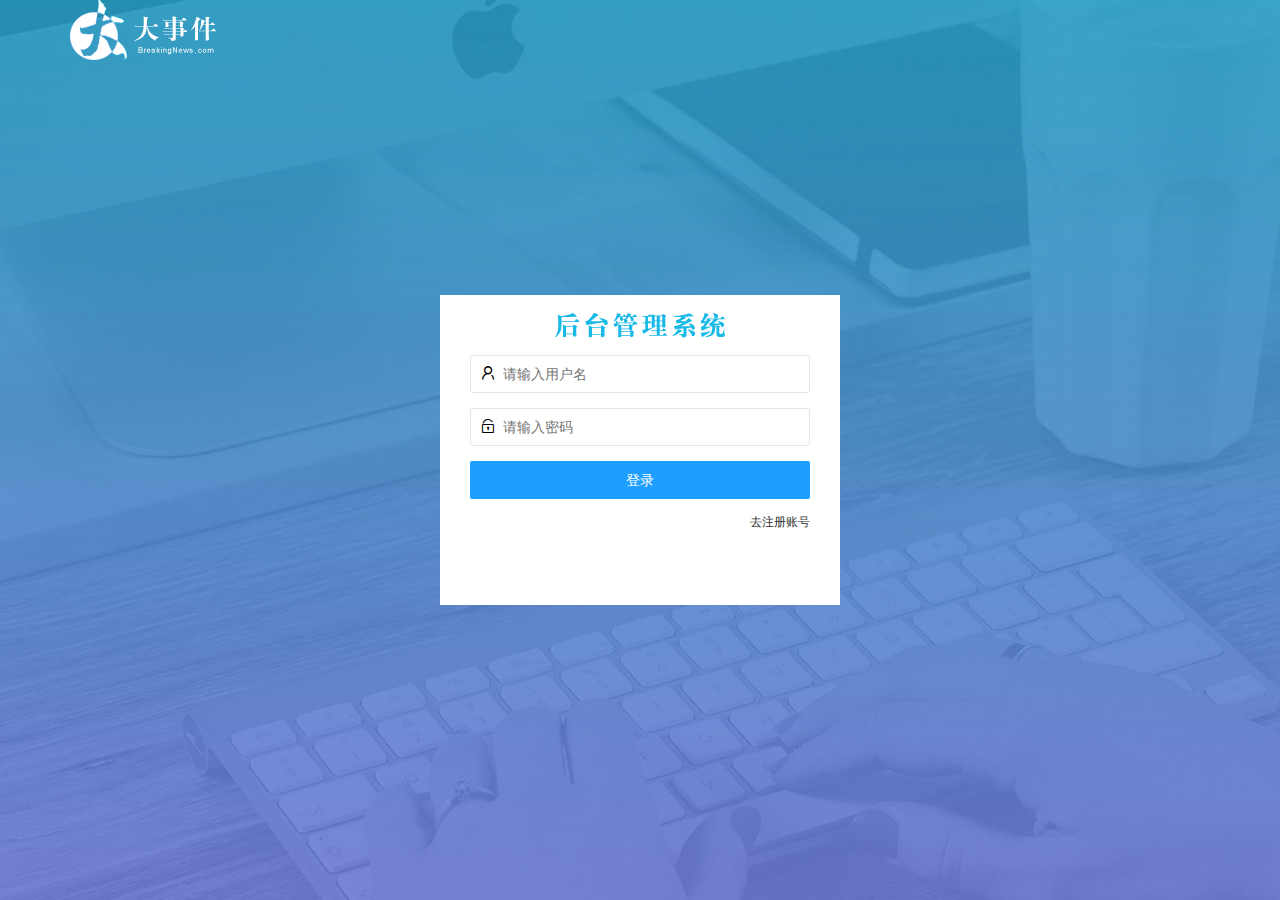
<file: login.html>
<!DOCTYPE html>
<html lang="en">

<head>
    <meta charset="UTF-8">
    <meta http-equiv="X-UA-Compatible" content="IE=edge">
    <meta name="viewport" content="width=device-width, initial-scale=1.0">
    <title>Document</title>
    <link rel="stylesheet" href="/assets/css/login.css">
    <link rel="stylesheet" href="/assets/lib/layui/css/layui.css">
</head>

<body>
    <!-- 头部 logo 区域 -->
    <div class="layui-main">
        <img src="/assets/images/logo.png" alt="" />
    </div>

    <!-- 登录注册区域 -->
    <!-- 登录注册区域 -->
    <div class="loginAndRegBox">
        <!-- 登录标题 -->
        <div class="title-box"></div>
        <!-- 登录 -->
        <div class="login-box">
            <form class="layui-form" id="form_login">

                <!-- 用户名 -->
                <div class="layui-form-item">
                    <i class="layui-icon layui-icon-username"></i>
                    <input type="text" name="username" required lay-verify="required" placeholder="请输入用户名"
                        autocomplete="off" class="layui-input" />
                </div>

                <!-- 密码 -->
                <div class="layui-form-item">
                    <i class="layui-icon layui-icon-password"></i>
                    <input type="password" name="password" required lay-verify="required" placeholder="请输入密码"
                        autocomplete="off" class="layui-input" />
                </div>

                <!-- 登录按钮 -->
                <div class="layui-form-item">
                    <!-- 注意：表单提交按钮和普通按钮的区别，就是 lay-submit 属性 -->
                    <button class="layui-btn layui-btn-normal layui-btn-fluid" lay-submit>
                        登录
                    </button>
                </div>
                <div class="layui-form-item link">
                    <a href="javascript:;" id="link_reg">去注册账号</a>
                </div>
            </form>
        </div>
        <!-- 注册 -->
        <div class="reg-box">
            <form class="layui-form" id="form_reg">
                <!-- 用户名 -->
                <div class="layui-form-item">
                    <i class="layui-icon layui-icon-username"></i>
                    <input type="text" name="username" required lay-verify="required" placeholder="请输入用户名"
                        autocomplete="off" class="layui-input" />
                </div>

                <!-- 密码 -->
                <div class="layui-form-item">
                    <i class="layui-icon layui-icon-password"></i>
                    <input type="password" name="password" required lay-verify="required|pwd" placeholder="请输入密码"
                        autocomplete="off" class="layui-input" />
                </div>

                <!-- 确认密码 -->
                <div class="layui-form-item">
                    <i class="layui-icon layui-icon-password"></i>
                    <input type="password" name="repassword" required lay-verify="required|pwd|repwd"
                        placeholder="再次确认密码" autocomplete="off" class="layui-input" />
                </div>

                <!-- 注册按钮 -->
                <div class="layui-form-item">
                    <!-- 注意：表单提交按钮和普通按钮的区别，就是 lay-submit 属性 -->
                    <button class="layui-btn layui-btn-normal layui-btn-fluid" lay-submit>
                        注册
                    </button>
                </div>
                <div class="layui-form-item link">
                    <a href="javascript:;" id="link_login">去登录</a>
                </div>
            </form>
        </div>
    </div>
</body>
<script src="/assets/lib/layui/layui.all.js"></script>
<script src="/assets/lib/jquery.js"></script>
<script src="/assets/js/baseAPI.js"></script>
<script src="/assets/js/login.js"></script>

</html>
</file>
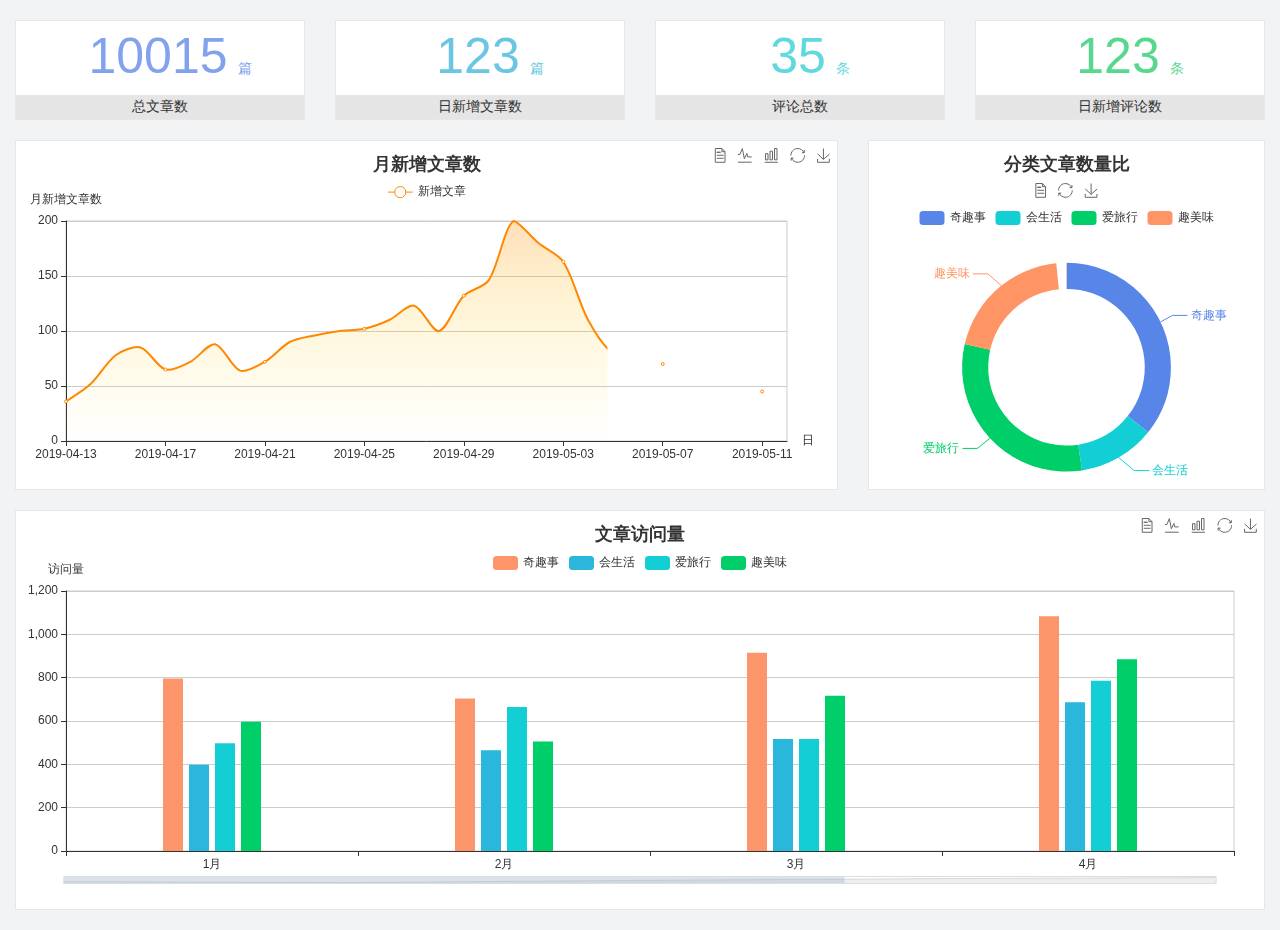
<file: home/dashboard.html>
<!DOCTYPE html>
<html lang="en">

<head>
  <meta charset="UTF-8">
  <meta name="viewport" content="width=device-width, initial-scale=1.0">
  <meta http-equiv="X-UA-Compatible" content="ie=edge">
  <title>图表统计</title>
  <link rel="stylesheet" href="../../assets/lib/bootstrap.css" />
  <link rel="stylesheet" href="../../assets/lib/main.css" />
  <script src="../../assets/lib/jquery.js"></script>
  <script type="text/javascript" src="../../assets/lib/echarts.min.js"></script>
</head>

<body>
  <div class="container-fluid">
    <div class="row spannel_list">
      <div class="col-sm-3 col-xs-6">
        <div class="spannel">
          <em>10015</em><span>篇</span>
          <b>总文章数</b>
        </div>
      </div>
      <div class="col-sm-3 col-xs-6">
        <div class="spannel scolor01">
          <em>123</em><span>篇</span>
          <b>日新增文章数</b>
        </div>
      </div>
      <div class="col-sm-3 col-xs-6">
        <div class="spannel scolor02">
          <em>35</em><span>条</span>
          <b>评论总数</b>
        </div>
      </div>
      <div class="col-sm-3 col-xs-6">
        <div class="spannel scolor03">
          <em>123</em><span>条</span>
          <b>日新增评论数</b>
        </div>
      </div>
    </div>
  </div>

  <div class="container-fluid">
    <div class="row curve-pie">
      <div class="col-lg-8 col-md-8">
        <div class="gragh_pannel" id="curve_show"></div>
      </div>
      <div class="col-lg-4 col-md-4">
        <div class="gragh_pannel" id="pie_show"></div>
      </div>
    </div>
  </div>

  <div class="container-fluid">
    <div class="column_pannel" id="column_show"></div>
  </div>

  <script>
    var oChart = echarts.init(document.getElementById('curve_show'));
    var aList_all = [
      { 'count': 36, 'date': '2019-04-13' },
      { 'count': 52, 'date': '2019-04-14' },
      { 'count': 78, 'date': '2019-04-15' },
      { 'count': 85, 'date': '2019-04-16' },
      { 'count': 65, 'date': '2019-04-17' },
      { 'count': 72, 'date': '2019-04-18' },
      { 'count': 88, 'date': '2019-04-19' },
      { 'count': 64, 'date': '2019-04-20' },
      { 'count': 72, 'date': '2019-04-21' },
      { 'count': 90, 'date': '2019-04-22' },
      { 'count': 96, 'date': '2019-04-23' },
      { 'count': 100, 'date': '2019-04-24' },
      { 'count': 102, 'date': '2019-04-25' },
      { 'count': 110, 'date': '2019-04-26' },
      { 'count': 123, 'date': '2019-04-27' },
      { 'count': 100, 'date': '2019-04-28' },
      { 'count': 132, 'date': '2019-04-29' },
      { 'count': 146, 'date': '2019-04-30' },
      { 'count': 200, 'date': '2019-05-01' },
      { 'count': 180, 'date': '2019-05-02' },
      { 'count': 163, 'date': '2019-05-03' },
      { 'count': 110, 'date': '2019-05-04' },
      { 'count': 80, 'date': '2019-05-05' },
      { 'count': 82, 'date': '2019-05-06' },
      { 'count': 70, 'date': '2019-05-07' },
      { 'count': 65, 'date': '2019-05-08' },
      { 'count': 54, 'date': '2019-05-09' },
      { 'count': 40, 'date': '2019-05-10' },
      { 'count': 45, 'date': '2019-05-11' },
      { 'count': 38, 'date': '2019-05-12' },
    ];

    let aCount = [];
    let aDate = [];

    for (var i = 0; i < aList_all.length; i++) {
      aCount.push(aList_all[i].count);
      aDate.push(aList_all[i].date);
    }

    var chartopt = {
      title: {
        text: '月新增文章数',
        left: 'center',
        top: '10'
      },
      tooltip: {
        trigger: 'axis'
      },
      legend: {
        data: ['新增文章'],
        top: '40'
      },
      toolbox: {
        show: true,
        feature: {
          mark: { show: true },
          dataView: { show: true, readOnly: false },
          magicType: { show: true, type: ['line', 'bar'] },
          restore: { show: true },
          saveAsImage: { show: true }
        }
      },
      calculable: true,
      xAxis: [
        {
          name: '日',
          type: 'category',
          boundaryGap: false,
          data: aDate
        }
      ],
      yAxis: [
        {
          name: '月新增文章数',
          type: 'value'
        }
      ],
      series: [
        {
          name: '新增文章',
          type: 'line',
          smooth: true,
          itemStyle: { normal: { areaStyle: { type: 'default' }, color: '#f80' }, lineStyle: { color: '#f80' } },
          data: aCount
        }],
      areaStyle: {
        normal: {
          color: new echarts.graphic.LinearGradient(0, 0, 0, 1, [{
            offset: 0,
            color: 'rgba(255,136,0,0.39)'
          }, {
            offset: .34,
            color: 'rgba(255,180,0,0.25)'
          }, {
            offset: 1,
            color: 'rgba(255,222,0,0.00)'
          }])

        }
      },
      grid: {
        show: true,
        x: 50,
        x2: 50,
        y: 80,
        height: 220
      }
    };

    oChart.setOption(chartopt);


    var oPie = echarts.init(document.getElementById('pie_show'));
    var oPieopt =
    {
      title: {
        top: 10,
        text: '分类文章数量比',
        x: 'center'
      },
      tooltip: {
        trigger: 'item',
        formatter: "{a} <br/>{b} : {c} ({d}%)"
      },
      color: ['#5885e8', '#13cfd5', '#00ce68', '#ff9565'],
      legend: {
        x: 'center',
        top: 65,
        data: ['奇趣事', '会生活', '爱旅行', '趣美味']
      },
      toolbox: {
        show: true,
        x: 'center',
        top: 35,
        feature: {
          mark: { show: true },
          dataView: { show: true, readOnly: false },
          magicType: {
            show: true,
            type: ['pie', 'funnel'],
            option: {
              funnel: {
                x: '25%',
                width: '50%',
                funnelAlign: 'left',
                max: 1548
              }
            }
          },
          restore: { show: true },
          saveAsImage: { show: true }
        }
      },
      calculable: true,
      series: [
        {
          name: '访问来源',
          type: 'pie',
          radius: ['45%', '60%'],
          center: ['50%', '65%'],
          data: [
            { value: 300, name: '奇趣事' },
            { value: 100, name: '会生活' },
            { value: 260, name: '爱旅行' },
            { value: 180, name: '趣美味' }
          ]
        }
      ]
    };
    oPie.setOption(oPieopt);



    var oColumn = this.echarts.init(document.getElementById('column_show'));
    var oColumnopt =
    {
      title: {
        text: '文章访问量',
        left: 'center',
        top: '10'
      },
      tooltip: {
        trigger: 'axis'
      },
      legend: {
        data: ['奇趣事', '会生活', '爱旅行', '趣美味'],
        top: '40'
      },
      toolbox: {
        show: true,
        feature: {
          mark: { show: true },
          dataView: { show: true, readOnly: false },
          magicType: { show: true, type: ['line', 'bar'] },
          restore: { show: true },
          saveAsImage: { show: true }
        }
      },
      calculable: true,
      xAxis: [
        {
          type: 'category',
          data: ['1月', '2月', '3月', '4月', '5月']
        }
      ],
      yAxis: [
        {
          name: '访问量',
          type: 'value'
        }
      ],
      series: [
        {
          name: '奇趣事',
          type: 'bar',
          barWidth: 20,
          itemStyle: {
            normal: { areaStyle: { type: 'default' }, color: '#fd956a' }
          },
          data: [800, 708, 920, 1090, 1200]
        },
        {
          name: '会生活',
          type: 'bar',
          barWidth: 20,
          itemStyle: {
            normal: { areaStyle: { type: 'default' }, color: '#2bb6db' }
          },
          data: [400, 468, 520, 690, 800]
        },
        {
          name: '爱旅行',
          type: 'bar',
          barWidth: 20,
          itemStyle: {
            normal: { areaStyle: { type: 'default' }, color: '#13cfd5' }
          },
          data: [500, 668, 520, 790, 900]
        },
        {
          name: '趣美味',
          type: 'bar',
          barWidth: 20,
          itemStyle: {
            normal: { areaStyle: { type: 'default' }, color: '#00ce68' }
          },
          data: [600, 508, 720, 890, 1000]
        }
      ],
      grid: {
        show: true,
        x: 50,
        x2: 30,
        y: 80,
        height: 260
      },
      dataZoom: [//给x轴设置滚动条
        {
          start: 0,//默认为0
          end: 100 - 1000 / 31,//默认为100
          type: 'slider',
          show: true,
          xAxisIndex: [0],
          handleSize: 0,//滑动条的 左右2个滑动条的大小
          height: 8,//组件高度
          left: 45, //左边的距离
          right: 50,//右边的距离
          bottom: 26,//右边的距离
          handleColor: '#ddd',//h滑动图标的颜色
          handleStyle: {
            borderColor: "#cacaca",
            borderWidth: "1",
            shadowBlur: 2,
            background: "#ddd",
            shadowColor: "#ddd",
          }
        }]
    };
    oColumn.setOption(oColumnopt);
  </script>
</body>

</html>
</file>
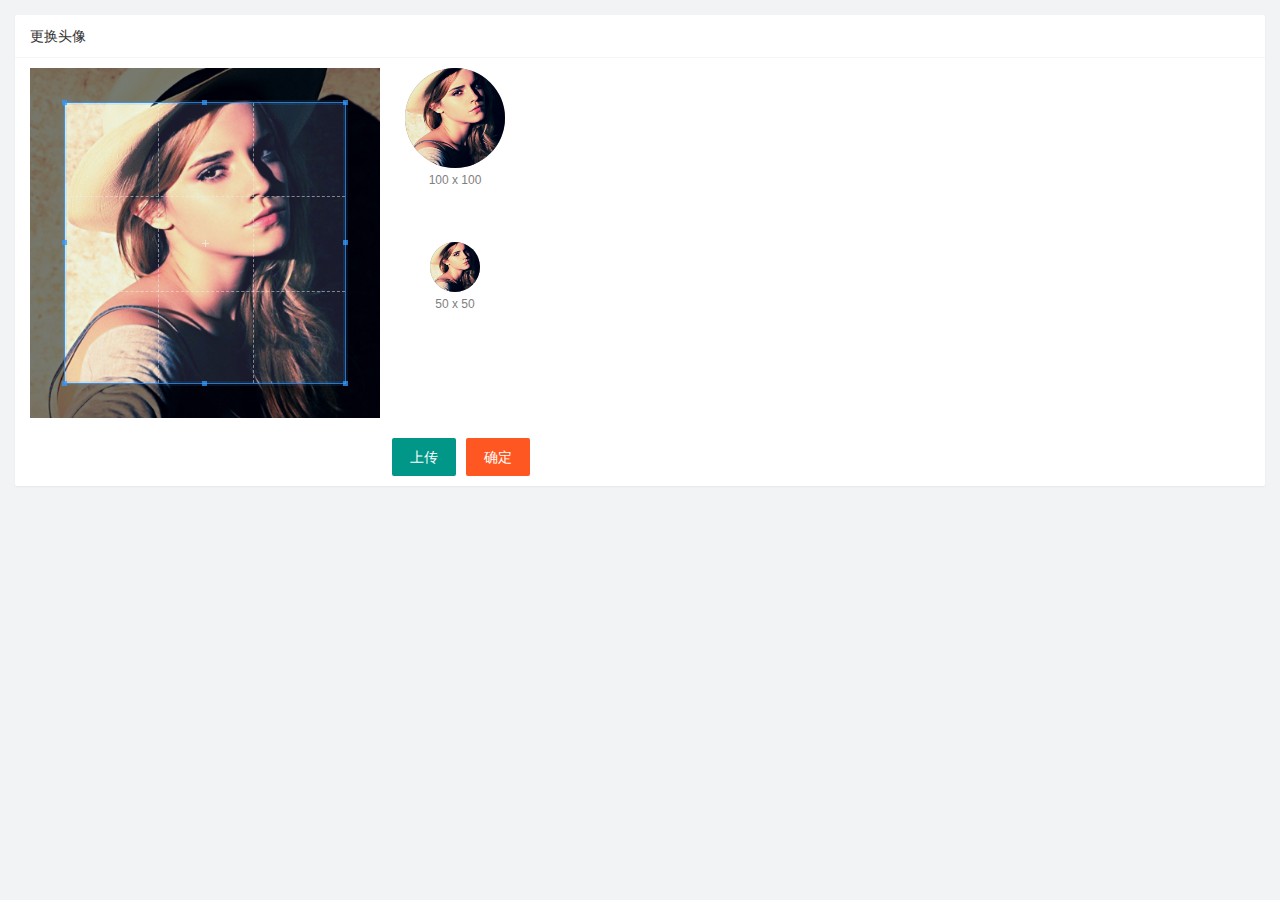
<file: user/user_avatar.html>
<!DOCTYPE html>
<html lang="en">

<head>
    <meta charset="UTF-8" />
    <meta http-equiv="X-UA-Compatible" content="IE=edge" />
    <meta name="viewport" content="width=device-width, initial-scale=1.0" />
    <title>Document</title>
    <link rel="stylesheet" href="/assets/lib/layui/css/layui.css" />
    <link rel="stylesheet" href="/assets/css/user/user_avatar.css" />
    <link rel="stylesheet" href="/assets/lib/cropper/cropper.css" />
</head>

<body>
    <div class="layui-card">
        <div class="layui-card-header">更换头像</div>
        <div class="layui-card-body">
            <!-- 第一行的图片裁剪和预览区域 -->
            <div class="row1">
                <!-- 图片裁剪区域 -->
                <div class="cropper-box">
                    <!-- 这个 img 标签很重要，将来会把它初始化为裁剪区域 -->
                    <img id="image" src="/assets/images/sample.jpg" />
                </div>
                <!-- 图片的预览区域 -->
                <div class="preview-box">
                    <div>
                        <!-- 宽高为 100px 的预览区域 -->
                        <div class="img-preview w100"></div>
                        <p class="size">100 x 100</p>
                    </div>
                    <div>
                        <!-- 宽高为 50px 的预览区域 -->
                        <div class="img-preview w50"></div>
                        <p class="size">50 x 50</p>
                    </div>
                </div>
            </div>
            <!-- 第二行的按钮区域 -->
            <div class="row2">
                <input type="file" id="file" accept="image/png,image/jpeg" />
                <button type="button" class="layui-btn" id="btnChooseImage">上传</button>
                <button type="button" class="layui-btn layui-btn-danger" id="btnUpload">确定</button>
            </div>
        </div>
    </div>
</body>
<script src="/assets/lib/jquery.js"></script>
<script src="/assets/lib/cropper/Cropper.js"></script>
<script src="/assets/lib/cropper/jquery-cropper.js"></script>
<script src="/assets/js/user/useravatar.js"></script>
<script src="/assets/lib/layui/layui.all.js"></script>
<script src="/assets/js/baseAPI.js"></script>


</html>
</file>
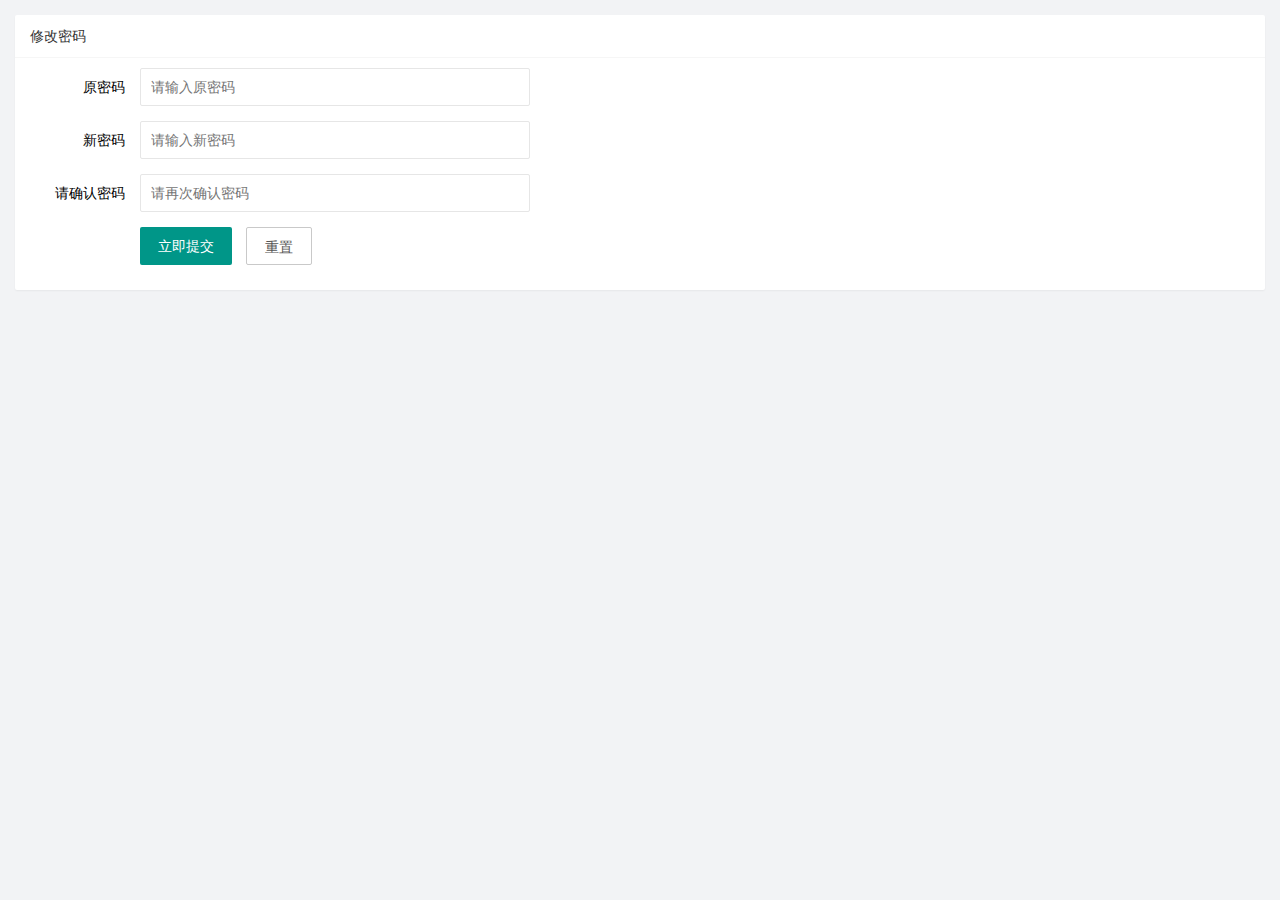
<file: user/user_pwd.html>
<!DOCTYPE html>
<html lang="en">

<head>
    <meta charset="UTF-8" />
    <meta http-equiv="X-UA-Compatible" content="IE=edge" />
    <meta name="viewport" content="width=device-width, initial-scale=1.0" />
    <title>Document</title>
    <link rel="stylesheet" href="/assets/lib/layui/css/layui.css" />
    <link rel="stylesheet" href="/assets/css/user/user_pwd.css" />
</head>

<body>
    <div class="layui-card">
        <div class="layui-card-header">修改密码</div>
        <div class="layui-card-body">
            <form class="layui-form" action="">
                <div class="layui-form-item">
                    <label class="layui-form-label">原密码</label>
                    <div class="layui-input-block">
                        <input type="password" name="oldPwd" required lay-verify="required|pwd" placeholder="请输入原密码"
                            autocomplete="off" class="layui-input" />
                    </div>
                </div>
                <div class="layui-form-item">
                    <label class="layui-form-label">新密码</label>
                    <div class="layui-input-block">
                        <input type="password" name="newPwd" required lay-verify="required|pwd|samePwd"
                            placeholder="请输入新密码" autocomplete="off" class="layui-input" />
                    </div>
                </div>
                <div class="layui-form-item">
                    <label class="layui-form-label">请确认密码</label>
                    <div class="layui-input-block">
                        <input type="password" name="rePwd" required lay-verify="required|pwd|rePwd"
                            placeholder="请再次确认密码" autocomplete="off" class="layui-input" />
                    </div>
                </div>
                <div class="layui-form-item">
                    <div class="layui-input-block">
                        <button class="layui-btn" lay-submit lay-filter="formDemo">
                            立即提交
                        </button>
                        <button type="reset" class="layui-btn layui-btn-primary">
                            重置
                        </button>
                    </div>
                </div>
            </form>
        </div>
    </div>
</body>
<!-- 导入 layui 的 js -->
<script src="/assets/lib/layui/layui.all.js"></script>
<!-- 导入 jQuery -->
<script src="/assets/lib/jquery.js"></script>
<!-- 导入 baseAPI -->
<script src="/assets/js/baseAPI.js"></script>
<!-- 导入自己的 js -->
<script src="/assets/js/user/userpwd.js"></script>

</html>
</file>
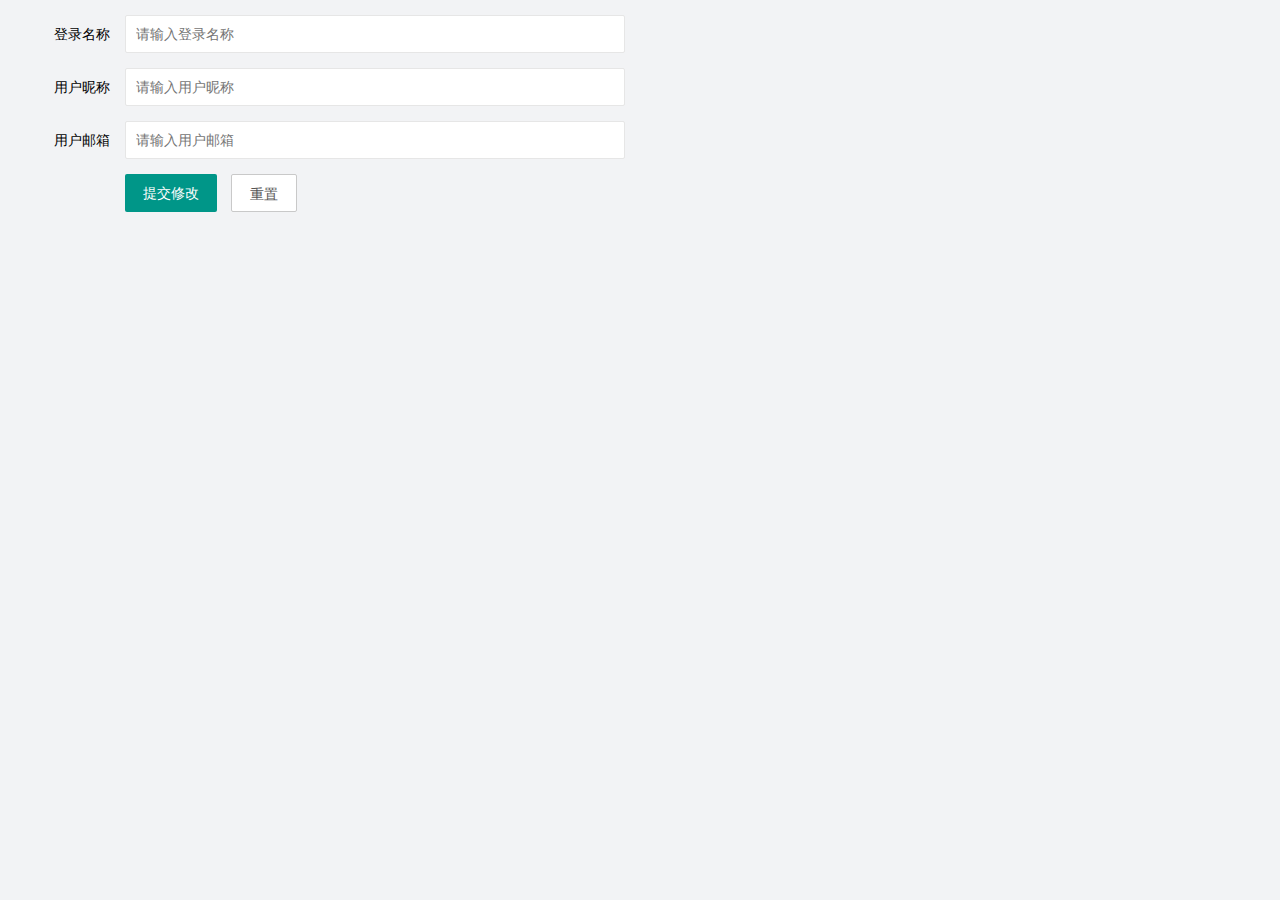
<file: user/userinfo.html>
<!DOCTYPE html>
<html lang="en">

<head>
    <meta charset="UTF-8" />
    <meta http-equiv="X-UA-Compatible" content="IE=edge" />
    <meta name="viewport" content="width=device-width, initial-scale=1.0" />
    <title>Document</title>
    <link rel="stylesheet" href="/assets/lib/layui/css/layui.css">
    <link rel="stylesheet" href="/assets/css/user/user_info.css" />
</head>

<body>
    <!-- form 表单 -->
    <form class="layui-form" action="" lay-filter="formUserInfo">
        <!-- 隐藏域 -->
        <input type="hidden" name="id">
        <!-- 省略其他代码 -->
        <div class="layui-form-item">
            <label class="layui-form-label">登录名称</label>
            <div class="layui-input-block">
                <input type="text" name="username" required readonly lay-verify="required" placeholder="请输入登录名称"
                    autocomplete="off" class="layui-input" />
            </div>
        </div>
        <div class="layui-form-item">
            <label class="layui-form-label">用户昵称</label>
            <div class="layui-input-block">
                <input type="text" name="nickname" required lay-verify="required|nickname" placeholder="请输入用户昵称"
                    autocomplete="off" class="layui-input" />
            </div>
        </div>
        <div class="layui-form-item">
            <label class="layui-form-label">用户邮箱</label>
            <div class="layui-input-block">
                <input type="text" name="email" required lay-verify="required|email" placeholder="请输入用户邮箱"
                    autocomplete="off" class="layui-input" />
            </div>
        </div>
        <div class="layui-form-item">
            <div class="layui-input-block">
                <button class="layui-btn" lay-submit lay-filter="formDemo">提交修改</button>
                <button type="reset" class="layui-btn layui-btn-primary" id="btnReset">重置</button>
            </div>
        </div>
    </form>
</body>
<script src="/assets/lib/layui/layui.all.js"></script>
<script src="/assets/lib/jquery.js"></script>
<script src="/assets/js/baseAPI.js"></script>
<script src="/assets/js/user/userinfo.js"></script>

</html>
</file>
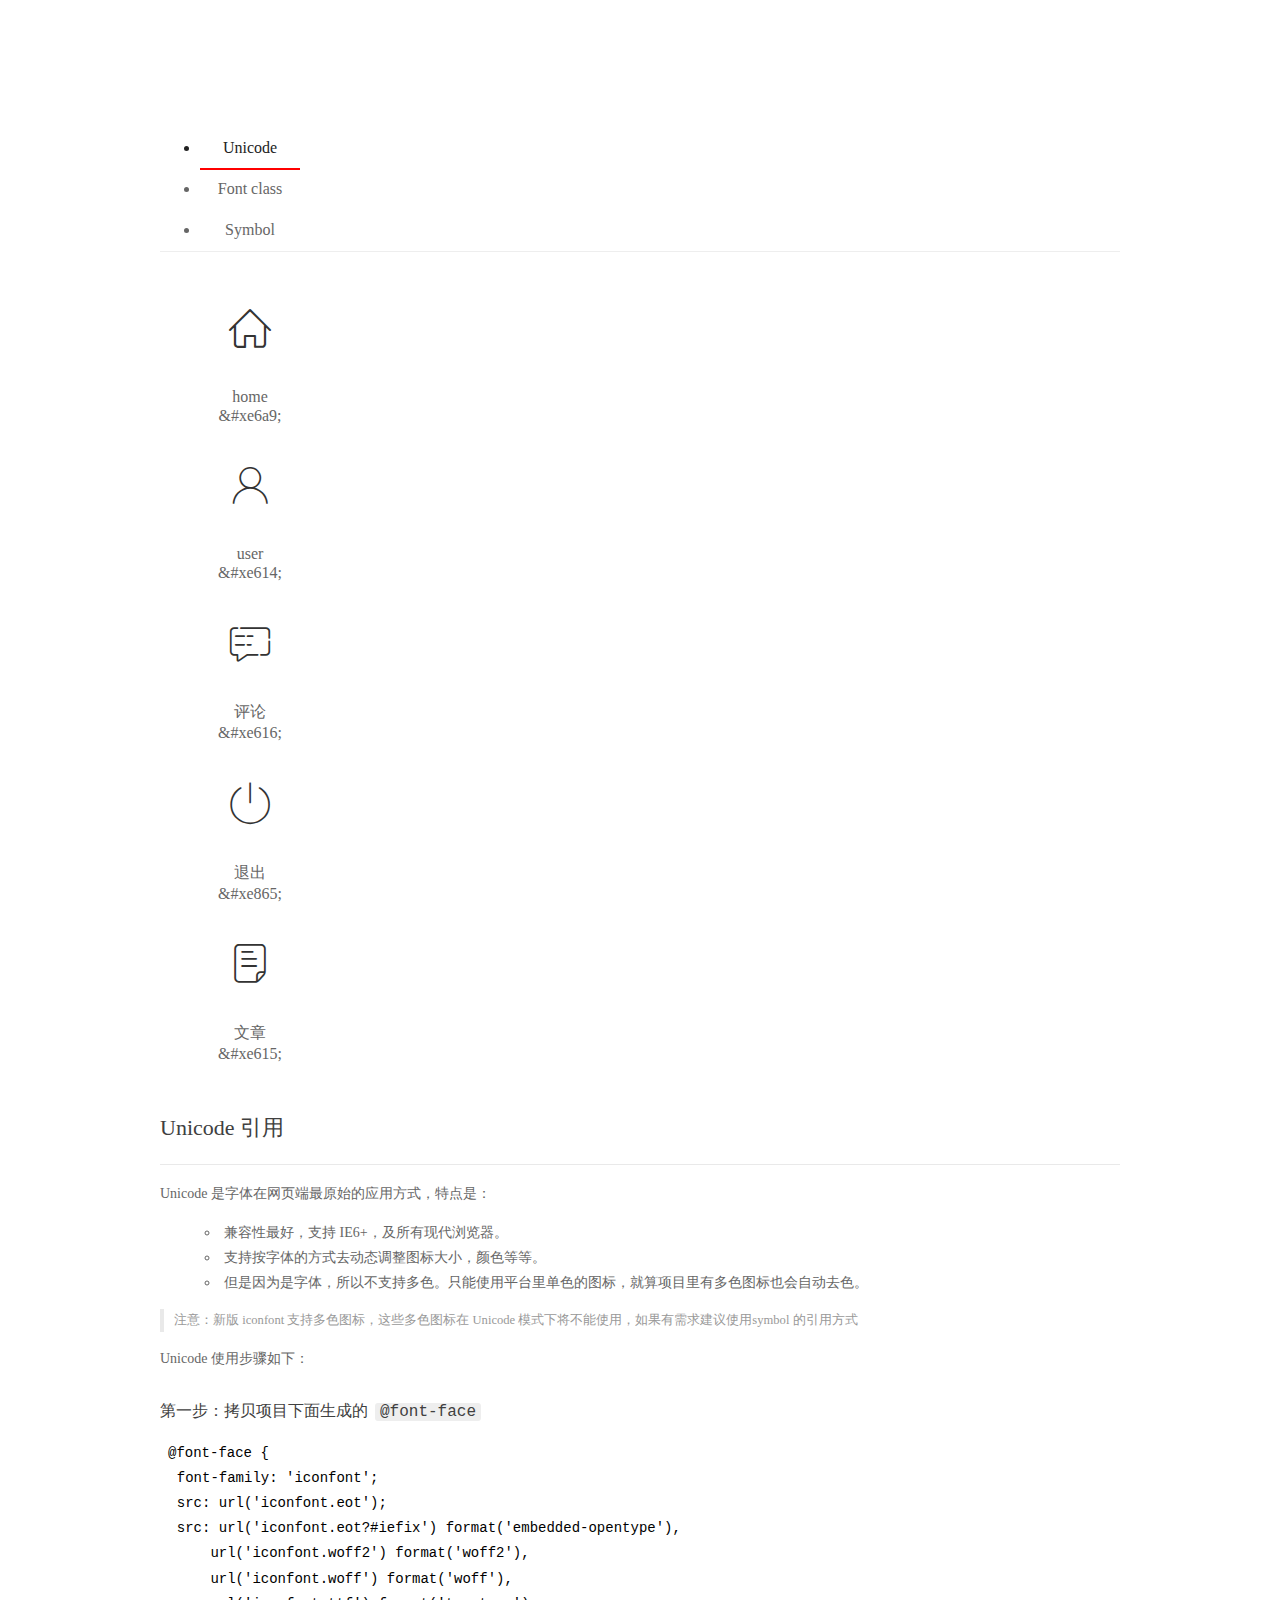
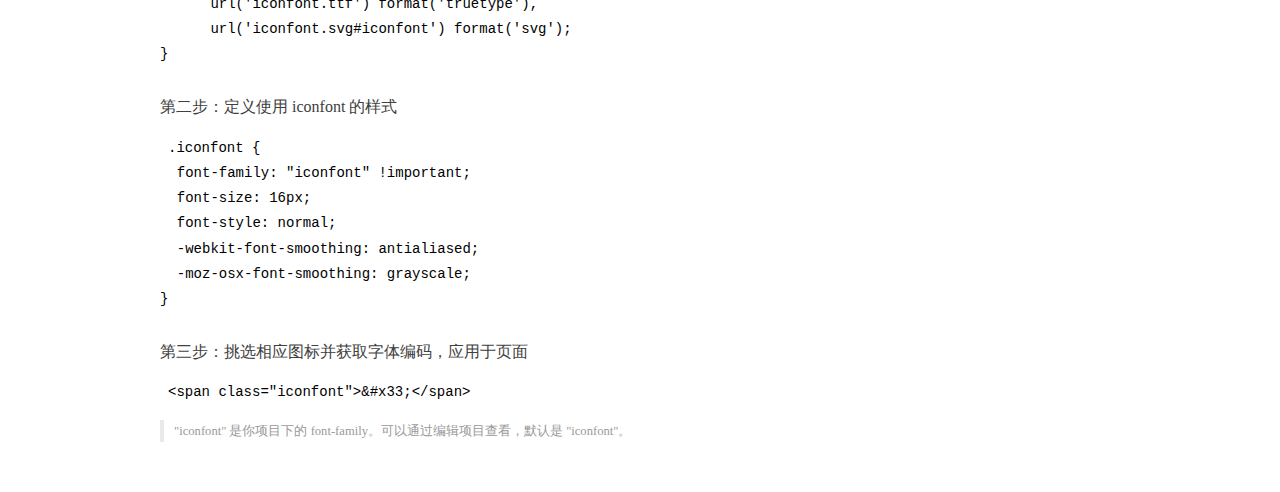
<file: assets/fonts/demo_index.html>
<!DOCTYPE html>
<html>
<head>
  <meta charset="utf-8"/>
  <title>IconFont Demo</title>
  <link rel="shortcut icon" href="https://gtms04.alicdn.com/tps/i4/TB1_oz6GVXXXXaFXpXXJDFnIXXX-64-64.ico" type="image/x-icon"/>
  <link rel="stylesheet" href="https://g.alicdn.com/thx/cube/1.3.2/cube.min.css">
  <link rel="stylesheet" href="demo.css">
  <link rel="stylesheet" href="iconfont.css">
  <script src="iconfont.js"></script>
  <!-- jQuery -->
  <script src="https://a1.alicdn.com/oss/uploads/2018/12/26/7bfddb60-08e8-11e9-9b04-53e73bb6408b.js"></script>
  <!-- 代码高亮 -->
  <script src="https://a1.alicdn.com/oss/uploads/2018/12/26/a3f714d0-08e6-11e9-8a15-ebf944d7534c.js"></script>
</head>
<body>
  <div class="main">
    <h1 class="logo"><a href="https://www.iconfont.cn/" title="iconfont 首页" target="_blank">&#xe86b;</a></h1>
    <div class="nav-tabs">
      <ul id="tabs" class="dib-box">
        <li class="dib active"><span>Unicode</span></li>
        <li class="dib"><span>Font class</span></li>
        <li class="dib"><span>Symbol</span></li>
      </ul>
      
    </div>
    <div class="tab-container">
      <div class="content unicode" style="display: block;">
          <ul class="icon_lists dib-box">
          
            <li class="dib">
              <span class="icon iconfont">&#xe6a9;</span>
                <div class="name">home</div>
                <div class="code-name">&amp;#xe6a9;</div>
              </li>
          
            <li class="dib">
              <span class="icon iconfont">&#xe614;</span>
                <div class="name">user</div>
                <div class="code-name">&amp;#xe614;</div>
              </li>
          
            <li class="dib">
              <span class="icon iconfont">&#xe616;</span>
                <div class="name">评论</div>
                <div class="code-name">&amp;#xe616;</div>
              </li>
          
            <li class="dib">
              <span class="icon iconfont">&#xe865;</span>
                <div class="name">退出</div>
                <div class="code-name">&amp;#xe865;</div>
              </li>
          
            <li class="dib">
              <span class="icon iconfont">&#xe615;</span>
                <div class="name">文章</div>
                <div class="code-name">&amp;#xe615;</div>
              </li>
          
          </ul>
          <div class="article markdown">
          <h2 id="unicode-">Unicode 引用</h2>
          <hr>

          <p>Unicode 是字体在网页端最原始的应用方式，特点是：</p>
          <ul>
            <li>兼容性最好，支持 IE6+，及所有现代浏览器。</li>
            <li>支持按字体的方式去动态调整图标大小，颜色等等。</li>
            <li>但是因为是字体，所以不支持多色。只能使用平台里单色的图标，就算项目里有多色图标也会自动去色。</li>
          </ul>
          <blockquote>
            <p>注意：新版 iconfont 支持多色图标，这些多色图标在 Unicode 模式下将不能使用，如果有需求建议使用symbol 的引用方式</p>
          </blockquote>
          <p>Unicode 使用步骤如下：</p>
          <h3 id="-font-face">第一步：拷贝项目下面生成的 <code>@font-face</code></h3>
<pre><code class="language-css"
>@font-face {
  font-family: 'iconfont';
  src: url('iconfont.eot');
  src: url('iconfont.eot?#iefix') format('embedded-opentype'),
      url('iconfont.woff2') format('woff2'),
      url('iconfont.woff') format('woff'),
      url('iconfont.ttf') format('truetype'),
      url('iconfont.svg#iconfont') format('svg');
}
</code></pre>
          <h3 id="-iconfont-">第二步：定义使用 iconfont 的样式</h3>
<pre><code class="language-css"
>.iconfont {
  font-family: "iconfont" !important;
  font-size: 16px;
  font-style: normal;
  -webkit-font-smoothing: antialiased;
  -moz-osx-font-smoothing: grayscale;
}
</code></pre>
          <h3 id="-">第三步：挑选相应图标并获取字体编码，应用于页面</h3>
<pre>
<code class="language-html"
>&lt;span class="iconfont"&gt;&amp;#x33;&lt;/span&gt;
</code></pre>
          <blockquote>
            <p>"iconfont" 是你项目下的 font-family。可以通过编辑项目查看，默认是 "iconfont"。</p>
          </blockquote>
          </div>
      </div>
      <div class="content font-class">
        <ul class="icon_lists dib-box">
          
          <li class="dib">
            <span class="icon iconfont icon-home"></span>
            <div class="name">
              home
            </div>
            <div class="code-name">.icon-home
            </div>
          </li>
          
          <li class="dib">
            <span class="icon iconfont icon-user"></span>
            <div class="name">
              user
            </div>
            <div class="code-name">.icon-user
            </div>
          </li>
          
          <li class="dib">
            <span class="icon iconfont icon-pinglun"></span>
            <div class="name">
              评论
            </div>
            <div class="code-name">.icon-pinglun
            </div>
          </li>
          
          <li class="dib">
            <span class="icon iconfont icon-tuichu"></span>
            <div class="name">
              退出
            </div>
            <div class="code-name">.icon-tuichu
            </div>
          </li>
          
          <li class="dib">
            <span class="icon iconfont icon-16"></span>
            <div class="name">
              文章
            </div>
            <div class="code-name">.icon-16
            </div>
          </li>
          
        </ul>
        <div class="article markdown">
        <h2 id="font-class-">font-class 引用</h2>
        <hr>

        <p>font-class 是 Unicode 使用方式的一种变种，主要是解决 Unicode 书写不直观，语意不明确的问题。</p>
        <p>与 Unicode 使用方式相比，具有如下特点：</p>
        <ul>
          <li>兼容性良好，支持 IE8+，及所有现代浏览器。</li>
          <li>相比于 Unicode 语意明确，书写更直观。可以很容易分辨这个 icon 是什么。</li>
          <li>因为使用 class 来定义图标，所以当要替换图标时，只需要修改 class 里面的 Unicode 引用。</li>
          <li>不过因为本质上还是使用的字体，所以多色图标还是不支持的。</li>
        </ul>
        <p>使用步骤如下：</p>
        <h3 id="-fontclass-">第一步：引入项目下面生成的 fontclass 代码：</h3>
<pre><code class="language-html">&lt;link rel="stylesheet" href="./iconfont.css"&gt;
</code></pre>
        <h3 id="-">第二步：挑选相应图标并获取类名，应用于页面：</h3>
<pre><code class="language-html">&lt;span class="iconfont icon-xxx"&gt;&lt;/span&gt;
</code></pre>
        <blockquote>
          <p>"
            iconfont" 是你项目下的 font-family。可以通过编辑项目查看，默认是 "iconfont"。</p>
        </blockquote>
      </div>
      </div>
      <div class="content symbol">
          <ul class="icon_lists dib-box">
          
            <li class="dib">
                <svg class="icon svg-icon" aria-hidden="true">
                  <use xlink:href="#icon-home"></use>
                </svg>
                <div class="name">home</div>
                <div class="code-name">#icon-home</div>
            </li>
          
            <li class="dib">
                <svg class="icon svg-icon" aria-hidden="true">
                  <use xlink:href="#icon-user"></use>
                </svg>
                <div class="name">user</div>
                <div class="code-name">#icon-user</div>
            </li>
          
            <li class="dib">
                <svg class="icon svg-icon" aria-hidden="true">
                  <use xlink:href="#icon-pinglun"></use>
                </svg>
                <div class="name">评论</div>
                <div class="code-name">#icon-pinglun</div>
            </li>
          
            <li class="dib">
                <svg class="icon svg-icon" aria-hidden="true">
                  <use xlink:href="#icon-tuichu"></use>
                </svg>
                <div class="name">退出</div>
                <div class="code-name">#icon-tuichu</div>
            </li>
          
            <li class="dib">
                <svg class="icon svg-icon" aria-hidden="true">
                  <use xlink:href="#icon-16"></use>
                </svg>
                <div class="name">文章</div>
                <div class="code-name">#icon-16</div>
            </li>
          
          </ul>
          <div class="article markdown">
          <h2 id="symbol-">Symbol 引用</h2>
          <hr>

          <p>这是一种全新的使用方式，应该说这才是未来的主流，也是平台目前推荐的用法。相关介绍可以参考这篇<a href="">文章</a>
            这种用法其实是做了一个 SVG 的集合，与另外两种相比具有如下特点：</p>
          <ul>
            <li>支持多色图标了，不再受单色限制。</li>
            <li>通过一些技巧，支持像字体那样，通过 <code>font-size</code>, <code>color</code> 来调整样式。</li>
            <li>兼容性较差，支持 IE9+，及现代浏览器。</li>
            <li>浏览器渲染 SVG 的性能一般，还不如 png。</li>
          </ul>
          <p>使用步骤如下：</p>
          <h3 id="-symbol-">第一步：引入项目下面生成的 symbol 代码：</h3>
<pre><code class="language-html">&lt;script src="./iconfont.js"&gt;&lt;/script&gt;
</code></pre>
          <h3 id="-css-">第二步：加入通用 CSS 代码（引入一次就行）：</h3>
<pre><code class="language-html">&lt;style&gt;
.icon {
  width: 1em;
  height: 1em;
  vertical-align: -0.15em;
  fill: currentColor;
  overflow: hidden;
}
&lt;/style&gt;
</code></pre>
          <h3 id="-">第三步：挑选相应图标并获取类名，应用于页面：</h3>
<pre><code class="language-html">&lt;svg class="icon" aria-hidden="true"&gt;
  &lt;use xlink:href="#icon-xxx"&gt;&lt;/use&gt;
&lt;/svg&gt;
</code></pre>
          </div>
      </div>

    </div>
  </div>
  <script>
  $(document).ready(function () {
      $('.tab-container .content:first').show()

      $('#tabs li').click(function (e) {
        var tabContent = $('.tab-container .content')
        var index = $(this).index()

        if ($(this).hasClass('active')) {
          return
        } else {
          $('#tabs li').removeClass('active')
          $(this).addClass('active')

          tabContent.hide().eq(index).fadeIn()
        }
      })
    })
  </script>
</body>
</html>
</file>
<file: assets/css/login.css>
html,
body {
  margin: 0;
  padding: 0;
  width: 100%;
  height: 100%;
  background: url(/assets/images/login_bg.jpg) no-repeat center center/cover;
}

.loginAndRegBox {
  width: 400px;
  height: 310px;
  background-color: #fff;
  position: absolute;
  left: 50%;
  top: 50%;
  transform: translate(-50%, -50%);
}

.loginAndRegBox .title-box {
  height: 60px;
  background: url(/assets/images/login_title.png) no-repeat center;
}

.layui-form {
  padding: 0 30px;
}

.link {
  display: flex;
  justify-content: flex-end;
  font-size: 12px;
}

.layui-form-item {
  position: relative;
}

.layui-icon {
  position: absolute;
  top: 10px;
  left: 10px;
}

.layui-input {
  padding-left: 32px !important;
  /* important:  !important; */
}

.reg-box {
  display: none;
}
</file>
<file: assets/lib/layui/css/layui.css>
/** layui-v2.5.5 MIT License By https://www.layui.com */
 .layui-inline,img{display:inline-block;vertical-align:middle}h1,h2,h3,h4,h5,h6{font-weight:400}.layui-edge,.layui-header,.layui-inline,.layui-main{position:relative}.layui-body,.layui-edge,.layui-elip{overflow:hidden}.layui-btn,.layui-edge,.layui-inline,img{vertical-align:middle}.layui-btn,.layui-disabled,.layui-icon,.layui-unselect{-moz-user-select:none;-webkit-user-select:none;-ms-user-select:none}.layui-elip,.layui-form-checkbox span,.layui-form-pane .layui-form-label{text-overflow:ellipsis;white-space:nowrap}.layui-breadcrumb,.layui-tree-btnGroup{visibility:hidden}blockquote,body,button,dd,div,dl,dt,form,h1,h2,h3,h4,h5,h6,input,li,ol,p,pre,td,textarea,th,ul{margin:0;padding:0;-webkit-tap-highlight-color:rgba(0,0,0,0)}a:active,a:hover{outline:0}img{border:none}li{list-style:none}table{border-collapse:collapse;border-spacing:0}h4,h5,h6{font-size:100%}button,input,optgroup,option,select,textarea{font-family:inherit;font-size:inherit;font-style:inherit;font-weight:inherit;outline:0}pre{white-space:pre-wrap;white-space:-moz-pre-wrap;white-space:-pre-wrap;white-space:-o-pre-wrap;word-wrap:break-word}body{line-height:24px;font:14px Helvetica Neue,Helvetica,PingFang SC,Tahoma,Arial,sans-serif}hr{height:1px;margin:10px 0;border:0;clear:both}a{color:#333;text-decoration:none}a:hover{color:#777}a cite{font-style:normal;*cursor:pointer}.layui-border-box,.layui-border-box *{box-sizing:border-box}.layui-box,.layui-box *{box-sizing:content-box}.layui-clear{clear:both;*zoom:1}.layui-clear:after{content:'\20';clear:both;*zoom:1;display:block;height:0}.layui-inline{*display:inline;*zoom:1}.layui-edge{display:inline-block;width:0;height:0;border-width:6px;border-style:dashed;border-color:transparent}.layui-edge-top{top:-4px;border-bottom-color:#999;border-bottom-style:solid}.layui-edge-right{border-left-color:#999;border-left-style:solid}.layui-edge-bottom{top:2px;border-top-color:#999;border-top-style:solid}.layui-edge-left{border-right-color:#999;border-right-style:solid}.layui-disabled,.layui-disabled:hover{color:#d2d2d2!important;cursor:not-allowed!important}.layui-circle{border-radius:100%}.layui-show{display:block!important}.layui-hide{display:none!important}@font-face{font-family:layui-icon;src:url(../font/iconfont.eot?v=250);src:url(../font/iconfont.eot?v=250#iefix) format('embedded-opentype'),url(../font/iconfont.woff2?v=250) format('woff2'),url(../font/iconfont.woff?v=250) format('woff'),url(../font/iconfont.ttf?v=250) format('truetype'),url(../font/iconfont.svg?v=250#layui-icon) format('svg')}.layui-icon{font-family:layui-icon!important;font-size:16px;font-style:normal;-webkit-font-smoothing:antialiased;-moz-osx-font-smoothing:grayscale}.layui-icon-reply-fill:before{content:"\e611"}.layui-icon-set-fill:before{content:"\e614"}.layui-icon-menu-fill:before{content:"\e60f"}.layui-icon-search:before{content:"\e615"}.layui-icon-share:before{content:"\e641"}.layui-icon-set-sm:before{content:"\e620"}.layui-icon-engine:before{content:"\e628"}.layui-icon-close:before{content:"\1006"}.layui-icon-close-fill:before{content:"\1007"}.layui-icon-chart-screen:before{content:"\e629"}.layui-icon-star:before{content:"\e600"}.layui-icon-circle-dot:before{content:"\e617"}.layui-icon-chat:before{content:"\e606"}.layui-icon-release:before{content:"\e609"}.layui-icon-list:before{content:"\e60a"}.layui-icon-chart:before{content:"\e62c"}.layui-icon-ok-circle:before{content:"\1005"}.layui-icon-layim-theme:before{content:"\e61b"}.layui-icon-table:before{content:"\e62d"}.layui-icon-right:before{content:"\e602"}.layui-icon-left:before{content:"\e603"}.layui-icon-cart-simple:before{content:"\e698"}.layui-icon-face-cry:before{content:"\e69c"}.layui-icon-face-smile:before{content:"\e6af"}.layui-icon-survey:before{content:"\e6b2"}.layui-icon-tree:before{content:"\e62e"}.layui-icon-upload-circle:before{content:"\e62f"}.layui-icon-add-circle:before{content:"\e61f"}.layui-icon-download-circle:before{content:"\e601"}.layui-icon-templeate-1:before{content:"\e630"}.layui-icon-util:before{content:"\e631"}.layui-icon-face-surprised:before{content:"\e664"}.layui-icon-edit:before{content:"\e642"}.layui-icon-speaker:before{content:"\e645"}.layui-icon-down:before{content:"\e61a"}.layui-icon-file:before{content:"\e621"}.layui-icon-layouts:before{content:"\e632"}.layui-icon-rate-half:before{content:"\e6c9"}.layui-icon-add-circle-fine:before{content:"\e608"}.layui-icon-prev-circle:before{content:"\e633"}.layui-icon-read:before{content:"\e705"}.layui-icon-404:before{content:"\e61c"}.layui-icon-carousel:before{content:"\e634"}.layui-icon-help:before{content:"\e607"}.layui-icon-code-circle:before{content:"\e635"}.layui-icon-water:before{content:"\e636"}.layui-icon-username:before{content:"\e66f"}.layui-icon-find-fill:before{content:"\e670"}.layui-icon-about:before{content:"\e60b"}.layui-icon-location:before{content:"\e715"}.layui-icon-up:before{content:"\e619"}.layui-icon-pause:before{content:"\e651"}.layui-icon-date:before{content:"\e637"}.layui-icon-layim-uploadfile:before{content:"\e61d"}.layui-icon-delete:before{content:"\e640"}.layui-icon-play:before{content:"\e652"}.layui-icon-top:before{content:"\e604"}.layui-icon-friends:before{content:"\e612"}.layui-icon-refresh-3:before{content:"\e9aa"}.layui-icon-ok:before{content:"\e605"}.layui-icon-layer:before{content:"\e638"}.layui-icon-face-smile-fine:before{content:"\e60c"}.layui-icon-dollar:before{content:"\e659"}.layui-icon-group:before{content:"\e613"}.layui-icon-layim-download:before{content:"\e61e"}.layui-icon-picture-fine:before{content:"\e60d"}.layui-icon-link:before{content:"\e64c"}.layui-icon-diamond:before{content:"\e735"}.layui-icon-log:before{content:"\e60e"}.layui-icon-rate-solid:before{content:"\e67a"}.layui-icon-fonts-del:before{content:"\e64f"}.layui-icon-unlink:before{content:"\e64d"}.layui-icon-fonts-clear:before{content:"\e639"}.layui-icon-triangle-r:before{content:"\e623"}.layui-icon-circle:before{content:"\e63f"}.layui-icon-radio:before{content:"\e643"}.layui-icon-align-center:before{content:"\e647"}.layui-icon-align-right:before{content:"\e648"}.layui-icon-align-left:before{content:"\e649"}.layui-icon-loading-1:before{content:"\e63e"}.layui-icon-return:before{content:"\e65c"}.layui-icon-fonts-strong:before{content:"\e62b"}.layui-icon-upload:before{content:"\e67c"}.layui-icon-dialogue:before{content:"\e63a"}.layui-icon-video:before{content:"\e6ed"}.layui-icon-headset:before{content:"\e6fc"}.layui-icon-cellphone-fine:before{content:"\e63b"}.layui-icon-add-1:before{content:"\e654"}.layui-icon-face-smile-b:before{content:"\e650"}.layui-icon-fonts-html:before{content:"\e64b"}.layui-icon-form:before{content:"\e63c"}.layui-icon-cart:before{content:"\e657"}.layui-icon-camera-fill:before{content:"\e65d"}.layui-icon-tabs:before{content:"\e62a"}.layui-icon-fonts-code:before{content:"\e64e"}.layui-icon-fire:before{content:"\e756"}.layui-icon-set:before{content:"\e716"}.layui-icon-fonts-u:before{content:"\e646"}.layui-icon-triangle-d:before{content:"\e625"}.layui-icon-tips:before{content:"\e702"}.layui-icon-picture:before{content:"\e64a"}.layui-icon-more-vertical:before{content:"\e671"}.layui-icon-flag:before{content:"\e66c"}.layui-icon-loading:before{content:"\e63d"}.layui-icon-fonts-i:before{content:"\e644"}.layui-icon-refresh-1:before{content:"\e666"}.layui-icon-rmb:before{content:"\e65e"}.layui-icon-home:before{content:"\e68e"}.layui-icon-user:before{content:"\e770"}.layui-icon-notice:before{content:"\e667"}.layui-icon-login-weibo:before{content:"\e675"}.layui-icon-voice:before{content:"\e688"}.layui-icon-upload-drag:before{content:"\e681"}.layui-icon-login-qq:before{content:"\e676"}.layui-icon-snowflake:before{content:"\e6b1"}.layui-icon-file-b:before{content:"\e655"}.layui-icon-template:before{content:"\e663"}.layui-icon-auz:before{content:"\e672"}.layui-icon-console:before{content:"\e665"}.layui-icon-app:before{content:"\e653"}.layui-icon-prev:before{content:"\e65a"}.layui-icon-website:before{content:"\e7ae"}.layui-icon-next:before{content:"\e65b"}.layui-icon-component:before{content:"\e857"}.layui-icon-more:before{content:"\e65f"}.layui-icon-login-wechat:before{content:"\e677"}.layui-icon-shrink-right:before{content:"\e668"}.layui-icon-spread-left:before{content:"\e66b"}.layui-icon-camera:before{content:"\e660"}.layui-icon-note:before{content:"\e66e"}.layui-icon-refresh:before{content:"\e669"}.layui-icon-female:before{content:"\e661"}.layui-icon-male:before{content:"\e662"}.layui-icon-password:before{content:"\e673"}.layui-icon-senior:before{content:"\e674"}.layui-icon-theme:before{content:"\e66a"}.layui-icon-tread:before{content:"\e6c5"}.layui-icon-praise:before{content:"\e6c6"}.layui-icon-star-fill:before{content:"\e658"}.layui-icon-rate:before{content:"\e67b"}.layui-icon-template-1:before{content:"\e656"}.layui-icon-vercode:before{content:"\e679"}.layui-icon-cellphone:before{content:"\e678"}.layui-icon-screen-full:before{content:"\e622"}.layui-icon-screen-restore:before{content:"\e758"}.layui-icon-cols:before{content:"\e610"}.layui-icon-export:before{content:"\e67d"}.layui-icon-print:before{content:"\e66d"}.layui-icon-slider:before{content:"\e714"}.layui-icon-addition:before{content:"\e624"}.layui-icon-subtraction:before{content:"\e67e"}.layui-icon-service:before{content:"\e626"}.layui-icon-transfer:before{content:"\e691"}.layui-main{width:1140px;margin:0 auto}.layui-header{z-index:1000;height:60px}.layui-header a:hover{transition:all .5s;-webkit-transition:all .5s}.layui-side{position:fixed;left:0;top:0;bottom:0;z-index:999;width:200px;overflow-x:hidden}.layui-side-scroll{position:relative;width:220px;height:100%;overflow-x:hidden}.layui-body{position:absolute;left:200px;right:0;top:0;bottom:0;z-index:998;width:auto;overflow-y:auto;box-sizing:border-box}.layui-layout-body{overflow:hidden}.layui-layout-admin .layui-header{background-color:#23262E}.layui-layout-admin .layui-side{top:60px;width:200px;overflow-x:hidden}.layui-layout-admin .layui-body{position:fixed;top:60px;bottom:44px}.layui-layout-admin .layui-main{width:auto;margin:0 15px}.layui-layout-admin .layui-footer{position:fixed;left:200px;right:0;bottom:0;height:44px;line-height:44px;padding:0 15px;background-color:#eee}.layui-layout-admin .layui-logo{position:absolute;left:0;top:0;width:200px;height:100%;line-height:60px;text-align:center;color:#009688;font-size:16px}.layui-layout-admin .layui-header .layui-nav{background:0 0}.layui-layout-left{position:absolute!important;left:200px;top:0}.layui-layout-right{position:absolute!important;right:0;top:0}.layui-container{position:relative;margin:0 auto;padding:0 15px;box-sizing:border-box}.layui-fluid{position:relative;margin:0 auto;padding:0 15px}.layui-row:after,.layui-row:before{content:'';display:block;clear:both}.layui-col-lg1,.layui-col-lg10,.layui-col-lg11,.layui-col-lg12,.layui-col-lg2,.layui-col-lg3,.layui-col-lg4,.layui-col-lg5,.layui-col-lg6,.layui-col-lg7,.layui-col-lg8,.layui-col-lg9,.layui-col-md1,.layui-col-md10,.layui-col-md11,.layui-col-md12,.layui-col-md2,.layui-col-md3,.layui-col-md4,.layui-col-md5,.layui-col-md6,.layui-col-md7,.layui-col-md8,.layui-col-md9,.layui-col-sm1,.layui-col-sm10,.layui-col-sm11,.layui-col-sm12,.layui-col-sm2,.layui-col-sm3,.layui-col-sm4,.layui-col-sm5,.layui-col-sm6,.layui-col-sm7,.layui-col-sm8,.layui-col-sm9,.layui-col-xs1,.layui-col-xs10,.layui-col-xs11,.layui-col-xs12,.layui-col-xs2,.layui-col-xs3,.layui-col-xs4,.layui-col-xs5,.layui-col-xs6,.layui-col-xs7,.layui-col-xs8,.layui-col-xs9{position:relative;display:block;box-sizing:border-box}.layui-col-xs1,.layui-col-xs10,.layui-col-xs11,.layui-col-xs12,.layui-col-xs2,.layui-col-xs3,.layui-col-xs4,.layui-col-xs5,.layui-col-xs6,.layui-col-xs7,.layui-col-xs8,.layui-col-xs9{float:left}.layui-col-xs1{width:8.33333333%}.layui-col-xs2{width:16.66666667%}.layui-col-xs3{width:25%}.layui-col-xs4{width:33.33333333%}.layui-col-xs5{width:41.66666667%}.layui-col-xs6{width:50%}.layui-col-xs7{width:58.33333333%}.layui-col-xs8{width:66.66666667%}.layui-col-xs9{width:75%}.layui-col-xs10{width:83.33333333%}.layui-col-xs11{width:91.66666667%}.layui-col-xs12{width:100%}.layui-col-xs-offset1{margin-left:8.33333333%}.layui-col-xs-offset2{margin-left:16.66666667%}.layui-col-xs-offset3{margin-left:25%}.layui-col-xs-offset4{margin-left:33.33333333%}.layui-col-xs-offset5{margin-left:41.66666667%}.layui-col-xs-offset6{margin-left:50%}.layui-col-xs-offset7{margin-left:58.33333333%}.layui-col-xs-offset8{margin-left:66.66666667%}.layui-col-xs-offset9{margin-left:75%}.layui-col-xs-offset10{margin-left:83.33333333%}.layui-col-xs-offset11{margin-left:91.66666667%}.layui-col-xs-offset12{margin-left:100%}@media screen and (max-width:768px){.layui-hide-xs{display:none!important}.layui-show-xs-block{display:block!important}.layui-show-xs-inline{display:inline!important}.layui-show-xs-inline-block{display:inline-block!important}}@media screen and (min-width:768px){.layui-container{width:750px}.layui-hide-sm{display:none!important}.layui-show-sm-block{display:block!important}.layui-show-sm-inline{display:inline!important}.layui-show-sm-inline-block{display:inline-block!important}.layui-col-sm1,.layui-col-sm10,.layui-col-sm11,.layui-col-sm12,.layui-col-sm2,.layui-col-sm3,.layui-col-sm4,.layui-col-sm5,.layui-col-sm6,.layui-col-sm7,.layui-col-sm8,.layui-col-sm9{float:left}.layui-col-sm1{width:8.33333333%}.layui-col-sm2{width:16.66666667%}.layui-col-sm3{width:25%}.layui-col-sm4{width:33.33333333%}.layui-col-sm5{width:41.66666667%}.layui-col-sm6{width:50%}.layui-col-sm7{width:58.33333333%}.layui-col-sm8{width:66.66666667%}.layui-col-sm9{width:75%}.layui-col-sm10{width:83.33333333%}.layui-col-sm11{width:91.66666667%}.layui-col-sm12{width:100%}.layui-col-sm-offset1{margin-left:8.33333333%}.layui-col-sm-offset2{margin-left:16.66666667%}.layui-col-sm-offset3{margin-left:25%}.layui-col-sm-offset4{margin-left:33.33333333%}.layui-col-sm-offset5{margin-left:41.66666667%}.layui-col-sm-offset6{margin-left:50%}.layui-col-sm-offset7{margin-left:58.33333333%}.layui-col-sm-offset8{margin-left:66.66666667%}.layui-col-sm-offset9{margin-left:75%}.layui-col-sm-offset10{margin-left:83.33333333%}.layui-col-sm-offset11{margin-left:91.66666667%}.layui-col-sm-offset12{margin-left:100%}}@media screen and (min-width:992px){.layui-container{width:970px}.layui-hide-md{display:none!important}.layui-show-md-block{display:block!important}.layui-show-md-inline{display:inline!important}.layui-show-md-inline-block{display:inline-block!important}.layui-col-md1,.layui-col-md10,.layui-col-md11,.layui-col-md12,.layui-col-md2,.layui-col-md3,.layui-col-md4,.layui-col-md5,.layui-col-md6,.layui-col-md7,.layui-col-md8,.layui-col-md9{float:left}.layui-col-md1{width:8.33333333%}.layui-col-md2{width:16.66666667%}.layui-col-md3{width:25%}.layui-col-md4{width:33.33333333%}.layui-col-md5{width:41.66666667%}.layui-col-md6{width:50%}.layui-col-md7{width:58.33333333%}.layui-col-md8{width:66.66666667%}.layui-col-md9{width:75%}.layui-col-md10{width:83.33333333%}.layui-col-md11{width:91.66666667%}.layui-col-md12{width:100%}.layui-col-md-offset1{margin-left:8.33333333%}.layui-col-md-offset2{margin-left:16.66666667%}.layui-col-md-offset3{margin-left:25%}.layui-col-md-offset4{margin-left:33.33333333%}.layui-col-md-offset5{margin-left:41.66666667%}.layui-col-md-offset6{margin-left:50%}.layui-col-md-offset7{margin-left:58.33333333%}.layui-col-md-offset8{margin-left:66.66666667%}.layui-col-md-offset9{margin-left:75%}.layui-col-md-offset10{margin-left:83.33333333%}.layui-col-md-offset11{margin-left:91.66666667%}.layui-col-md-offset12{margin-left:100%}}@media screen and (min-width:1200px){.layui-container{width:1170px}.layui-hide-lg{display:none!important}.layui-show-lg-block{display:block!important}.layui-show-lg-inline{display:inline!important}.layui-show-lg-inline-block{display:inline-block!important}.layui-col-lg1,.layui-col-lg10,.layui-col-lg11,.layui-col-lg12,.layui-col-lg2,.layui-col-lg3,.layui-col-lg4,.layui-col-lg5,.layui-col-lg6,.layui-col-lg7,.layui-col-lg8,.layui-col-lg9{float:left}.layui-col-lg1{width:8.33333333%}.layui-col-lg2{width:16.66666667%}.layui-col-lg3{width:25%}.layui-col-lg4{width:33.33333333%}.layui-col-lg5{width:41.66666667%}.layui-col-lg6{width:50%}.layui-col-lg7{width:58.33333333%}.layui-col-lg8{width:66.66666667%}.layui-col-lg9{width:75%}.layui-col-lg10{width:83.33333333%}.layui-col-lg11{width:91.66666667%}.layui-col-lg12{width:100%}.layui-col-lg-offset1{margin-left:8.33333333%}.layui-col-lg-offset2{margin-left:16.66666667%}.layui-col-lg-offset3{margin-left:25%}.layui-col-lg-offset4{margin-left:33.33333333%}.layui-col-lg-offset5{margin-left:41.66666667%}.layui-col-lg-offset6{margin-left:50%}.layui-col-lg-offset7{margin-left:58.33333333%}.layui-col-lg-offset8{margin-left:66.66666667%}.layui-col-lg-offset9{margin-left:75%}.layui-col-lg-offset10{margin-left:83.33333333%}.layui-col-lg-offset11{margin-left:91.66666667%}.layui-col-lg-offset12{margin-left:100%}}.layui-col-space1{margin:-.5px}.layui-col-space1>*{padding:.5px}.layui-col-space3{margin:-1.5px}.layui-col-space3>*{padding:1.5px}.layui-col-space5{margin:-2.5px}.layui-col-space5>*{padding:2.5px}.layui-col-space8{margin:-3.5px}.layui-col-space8>*{padding:3.5px}.layui-col-space10{margin:-5px}.layui-col-space10>*{padding:5px}.layui-col-space12{margin:-6px}.layui-col-space12>*{padding:6px}.layui-col-space15{margin:-7.5px}.layui-col-space15>*{padding:7.5px}.layui-col-space18{margin:-9px}.layui-col-space18>*{padding:9px}.layui-col-space20{margin:-10px}.layui-col-space20>*{padding:10px}.layui-col-space22{margin:-11px}.layui-col-space22>*{padding:11px}.layui-col-space25{margin:-12.5px}.layui-col-space25>*{padding:12.5px}.layui-col-space30{margin:-15px}.layui-col-space30>*{padding:15px}.layui-btn,.layui-input,.layui-select,.layui-textarea,.layui-upload-button{outline:0;-webkit-appearance:none;transition:all .3s;-webkit-transition:all .3s;box-sizing:border-box}.layui-elem-quote{margin-bottom:10px;padding:15px;line-height:22px;border-left:5px solid #009688;border-radius:0 2px 2px 0;background-color:#f2f2f2}.layui-quote-nm{border-style:solid;border-width:1px 1px 1px 5px;background:0 0}.layui-elem-field{margin-bottom:10px;padding:0;border-width:1px;border-style:solid}.layui-elem-field legend{margin-left:20px;padding:0 10px;font-size:20px;font-weight:300}.layui-field-title{margin:10px 0 20px;border-width:1px 0 0}.layui-field-box{padding:10px 15px}.layui-field-title .layui-field-box{padding:10px 0}.layui-progress{position:relative;height:6px;border-radius:20px;background-color:#e2e2e2}.layui-progress-bar{position:absolute;left:0;top:0;width:0;max-width:100%;height:6px;border-radius:20px;text-align:right;background-color:#5FB878;transition:all .3s;-webkit-transition:all .3s}.layui-progress-big,.layui-progress-big .layui-progress-bar{height:18px;line-height:18px}.layui-progress-text{position:relative;top:-20px;line-height:18px;font-size:12px;color:#666}.layui-progress-big .layui-progress-text{position:static;padding:0 10px;color:#fff}.layui-collapse{border-width:1px;border-style:solid;border-radius:2px}.layui-colla-content,.layui-colla-item{border-top-width:1px;border-top-style:solid}.layui-colla-item:first-child{border-top:none}.layui-colla-title{position:relative;height:42px;line-height:42px;padding:0 15px 0 35px;color:#333;background-color:#f2f2f2;cursor:pointer;font-size:14px;overflow:hidden}.layui-colla-content{display:none;padding:10px 15px;line-height:22px;color:#666}.layui-colla-icon{position:absolute;left:15px;top:0;font-size:14px}.layui-card{margin-bottom:15px;border-radius:2px;background-color:#fff;box-shadow:0 1px 2px 0 rgba(0,0,0,.05)}.layui-card:last-child{margin-bottom:0}.layui-card-header{position:relative;height:42px;line-height:42px;padding:0 15px;border-bottom:1px solid #f6f6f6;color:#333;border-radius:2px 2px 0 0;font-size:14px}.layui-bg-black,.layui-bg-blue,.layui-bg-cyan,.layui-bg-green,.layui-bg-orange,.layui-bg-red{color:#fff!important}.layui-card-body{position:relative;padding:10px 15px;line-height:24px}.layui-card-body[pad15]{padding:15px}.layui-card-body[pad20]{padding:20px}.layui-card-body .layui-table{margin:5px 0}.layui-card .layui-tab{margin:0}.layui-panel-window{position:relative;padding:15px;border-radius:0;border-top:5px solid #E6E6E6;background-color:#fff}.layui-auxiliar-moving{position:fixed;left:0;right:0;top:0;bottom:0;width:100%;height:100%;background:0 0;z-index:9999999999}.layui-form-label,.layui-form-mid,.layui-form-select,.layui-input-block,.layui-input-inline,.layui-textarea{position:relative}.layui-bg-red{background-color:#FF5722!important}.layui-bg-orange{background-color:#FFB800!important}.layui-bg-green{background-color:#009688!important}.layui-bg-cyan{background-color:#2F4056!important}.layui-bg-blue{background-color:#1E9FFF!important}.layui-bg-black{background-color:#393D49!important}.layui-bg-gray{background-color:#eee!important;color:#666!important}.layui-badge-rim,.layui-colla-content,.layui-colla-item,.layui-collapse,.layui-elem-field,.layui-form-pane .layui-form-item[pane],.layui-form-pane .layui-form-label,.layui-input,.layui-layedit,.layui-layedit-tool,.layui-quote-nm,.layui-select,.layui-tab-bar,.layui-tab-card,.layui-tab-title,.layui-tab-title .layui-this:after,.layui-textarea{border-color:#e6e6e6}.layui-timeline-item:before,hr{background-color:#e6e6e6}.layui-text{line-height:22px;font-size:14px;color:#666}.layui-text h1,.layui-text h2,.layui-text h3{font-weight:500;color:#333}.layui-text h1{font-size:30px}.layui-text h2{font-size:24px}.layui-text h3{font-size:18px}.layui-text a:not(.layui-btn){color:#01AAED}.layui-text a:not(.layui-btn):hover{text-decoration:underline}.layui-text ul{padding:5px 0 5px 15px}.layui-text ul li{margin-top:5px;list-style-type:disc}.layui-text em,.layui-word-aux{color:#999!important;padding:0 5px!important}.layui-btn{display:inline-block;height:38px;line-height:38px;padding:0 18px;background-color:#009688;color:#fff;white-space:nowrap;text-align:center;font-size:14px;border:none;border-radius:2px;cursor:pointer}.layui-btn:hover{opacity:.8;filter:alpha(opacity=80);color:#fff}.layui-btn:active{opacity:1;filter:alpha(opacity=100)}.layui-btn+.layui-btn{margin-left:10px}.layui-btn-container{font-size:0}.layui-btn-container .layui-btn{margin-right:10px;margin-bottom:10px}.layui-btn-container .layui-btn+.layui-btn{margin-left:0}.layui-table .layui-btn-container .layui-btn{margin-bottom:9px}.layui-btn-radius{border-radius:100px}.layui-btn .layui-icon{margin-right:3px;font-size:18px;vertical-align:bottom;vertical-align:middle\9}.layui-btn-primary{border:1px solid #C9C9C9;background-color:#fff;color:#555}.layui-btn-primary:hover{border-color:#009688;color:#333}.layui-btn-normal{background-color:#1E9FFF}.layui-btn-warm{background-color:#FFB800}.layui-btn-danger{background-color:#FF5722}.layui-btn-checked{background-color:#5FB878}.layui-btn-disabled,.layui-btn-disabled:active,.layui-btn-disabled:hover{border:1px solid #e6e6e6;background-color:#FBFBFB;color:#C9C9C9;cursor:not-allowed;opacity:1}.layui-btn-lg{height:44px;line-height:44px;padding:0 25px;font-size:16px}.layui-btn-sm{height:30px;line-height:30px;padding:0 10px;font-size:12px}.layui-btn-sm i{font-size:16px!important}.layui-btn-xs{height:22px;line-height:22px;padding:0 5px;font-size:12px}.layui-btn-xs i{font-size:14px!important}.layui-btn-group{display:inline-block;vertical-align:middle;font-size:0}.layui-btn-group .layui-btn{margin-left:0!important;margin-right:0!important;border-left:1px solid rgba(255,255,255,.5);border-radius:0}.layui-btn-group .layui-btn-primary{border-left:none}.layui-btn-group .layui-btn-primary:hover{border-color:#C9C9C9;color:#009688}.layui-btn-group .layui-btn:first-child{border-left:none;border-radius:2px 0 0 2px}.layui-btn-group .layui-btn-primary:first-child{border-left:1px solid #c9c9c9}.layui-btn-group .layui-btn:last-child{border-radius:0 2px 2px 0}.layui-btn-group .layui-btn+.layui-btn{margin-left:0}.layui-btn-group+.layui-btn-group{margin-left:10px}.layui-btn-fluid{width:100%}.layui-input,.layui-select,.layui-textarea{height:38px;line-height:1.3;line-height:38px\9;border-width:1px;border-style:solid;background-color:#fff;border-radius:2px}.layui-input::-webkit-input-placeholder,.layui-select::-webkit-input-placeholder,.layui-textarea::-webkit-input-placeholder{line-height:1.3}.layui-input,.layui-textarea{display:block;width:100%;padding-left:10px}.layui-input:hover,.layui-textarea:hover{border-color:#D2D2D2!important}.layui-input:focus,.layui-textarea:focus{border-color:#C9C9C9!important}.layui-textarea{min-height:100px;height:auto;line-height:20px;padding:6px 10px;resize:vertical}.layui-select{padding:0 10px}.layui-form input[type=checkbox],.layui-form input[type=radio],.layui-form select{display:none}.layui-form [lay-ignore]{display:initial}.layui-form-item{margin-bottom:15px;clear:both;*zoom:1}.layui-form-item:after{content:'\20';clear:both;*zoom:1;display:block;height:0}.layui-form-label{float:left;display:block;padding:9px 15px;width:80px;font-weight:400;line-height:20px;text-align:right}.layui-form-label-col{display:block;float:none;padding:9px 0;line-height:20px;text-align:left}.layui-form-item .layui-inline{margin-bottom:5px;margin-right:10px}.layui-input-block{margin-left:110px;min-height:36px}.layui-input-inline{display:inline-block;vertical-align:middle}.layui-form-item .layui-input-inline{float:left;width:190px;margin-right:10px}.layui-form-text .layui-input-inline{width:auto}.layui-form-mid{float:left;display:block;padding:9px 0!important;line-height:20px;margin-right:10px}.layui-form-danger+.layui-form-select .layui-input,.layui-form-danger:focus{border-color:#FF5722!important}.layui-form-select .layui-input{padding-right:30px;cursor:pointer}.layui-form-select .layui-edge{position:absolute;right:10px;top:50%;margin-top:-3px;cursor:pointer;border-width:6px;border-top-color:#c2c2c2;border-top-style:solid;transition:all .3s;-webkit-transition:all .3s}.layui-form-select dl{display:none;position:absolute;left:0;top:42px;padding:5px 0;z-index:899;min-width:100%;border:1px solid #d2d2d2;max-height:300px;overflow-y:auto;background-color:#fff;border-radius:2px;box-shadow:0 2px 4px rgba(0,0,0,.12);box-sizing:border-box}.layui-form-select dl dd,.layui-form-select dl dt{padding:0 10px;line-height:36px;white-space:nowrap;overflow:hidden;text-overflow:ellipsis}.layui-form-select dl dt{font-size:12px;color:#999}.layui-form-select dl dd{cursor:pointer}.layui-form-select dl dd:hover{background-color:#f2f2f2;-webkit-transition:.5s all;transition:.5s all}.layui-form-select .layui-select-group dd{padding-left:20px}.layui-form-select dl dd.layui-select-tips{padding-left:10px!important;color:#999}.layui-form-select dl dd.layui-this{background-color:#5FB878;color:#fff}.layui-form-checkbox,.layui-form-select dl dd.layui-disabled{background-color:#fff}.layui-form-selected dl{display:block}.layui-form-checkbox,.layui-form-checkbox *,.layui-form-switch{display:inline-block;vertical-align:middle}.layui-form-selected .layui-edge{margin-top:-9px;-webkit-transform:rotate(180deg);transform:rotate(180deg);margin-top:-3px\9}:root .layui-form-selected .layui-edge{margin-top:-9px\0/IE9}.layui-form-selectup dl{top:auto;bottom:42px}.layui-select-none{margin:5px 0;text-align:center;color:#999}.layui-select-disabled .layui-disabled{border-color:#eee!important}.layui-select-disabled .layui-edge{border-top-color:#d2d2d2}.layui-form-checkbox{position:relative;height:30px;line-height:30px;margin-right:10px;padding-right:30px;cursor:pointer;font-size:0;-webkit-transition:.1s linear;transition:.1s linear;box-sizing:border-box}.layui-form-checkbox span{padding:0 10px;height:100%;font-size:14px;border-radius:2px 0 0 2px;background-color:#d2d2d2;color:#fff;overflow:hidden}.layui-form-checkbox:hover span{background-color:#c2c2c2}.layui-form-checkbox i{position:absolute;right:0;top:0;width:30px;height:28px;border:1px solid #d2d2d2;border-left:none;border-radius:0 2px 2px 0;color:#fff;font-size:20px;text-align:center}.layui-form-checkbox:hover i{border-color:#c2c2c2;color:#c2c2c2}.layui-form-checked,.layui-form-checked:hover{border-color:#5FB878}.layui-form-checked span,.layui-form-checked:hover span{background-color:#5FB878}.layui-form-checked i,.layui-form-checked:hover i{color:#5FB878}.layui-form-item .layui-form-checkbox{margin-top:4px}.layui-form-checkbox[lay-skin=primary]{height:auto!important;line-height:normal!important;min-width:18px;min-height:18px;border:none!important;margin-right:0;padding-left:28px;padding-right:0;background:0 0}.layui-form-checkbox[lay-skin=primary] span{padding-left:0;padding-right:15px;line-height:18px;background:0 0;color:#666}.layui-form-checkbox[lay-skin=primary] i{right:auto;left:0;width:16px;height:16px;line-height:16px;border:1px solid #d2d2d2;font-size:12px;border-radius:2px;background-color:#fff;-webkit-transition:.1s linear;transition:.1s linear}.layui-form-checkbox[lay-skin=primary]:hover i{border-color:#5FB878;color:#fff}.layui-form-checked[lay-skin=primary] i{border-color:#5FB878!important;background-color:#5FB878;color:#fff}.layui-checkbox-disbaled[lay-skin=primary] span{background:0 0!important;color:#c2c2c2}.layui-checkbox-disbaled[lay-skin=primary]:hover i{border-color:#d2d2d2}.layui-form-item .layui-form-checkbox[lay-skin=primary]{margin-top:10px}.layui-form-switch{position:relative;height:22px;line-height:22px;min-width:35px;padding:0 5px;margin-top:8px;border:1px solid #d2d2d2;border-radius:20px;cursor:pointer;background-color:#fff;-webkit-transition:.1s linear;transition:.1s linear}.layui-form-switch i{position:absolute;left:5px;top:3px;width:16px;height:16px;border-radius:20px;background-color:#d2d2d2;-webkit-transition:.1s linear;transition:.1s linear}.layui-form-switch em{position:relative;top:0;width:25px;margin-left:21px;padding:0!important;text-align:center!important;color:#999!important;font-style:normal!important;font-size:12px}.layui-form-onswitch{border-color:#5FB878;background-color:#5FB878}.layui-checkbox-disbaled,.layui-checkbox-disbaled i{border-color:#e2e2e2!important}.layui-form-onswitch i{left:100%;margin-left:-21px;background-color:#fff}.layui-form-onswitch em{margin-left:5px;margin-right:21px;color:#fff!important}.layui-checkbox-disbaled span{background-color:#e2e2e2!important}.layui-checkbox-disbaled:hover i{color:#fff!important}[lay-radio]{display:none}.layui-form-radio,.layui-form-radio *{display:inline-block;vertical-align:middle}.layui-form-radio{line-height:28px;margin:6px 10px 0 0;padding-right:10px;cursor:pointer;font-size:0}.layui-form-radio *{font-size:14px}.layui-form-radio>i{margin-right:8px;font-size:22px;color:#c2c2c2}.layui-form-radio>i:hover,.layui-form-radioed>i{color:#5FB878}.layui-radio-disbaled>i{color:#e2e2e2!important}.layui-form-pane .layui-form-label{width:110px;padding:8px 15px;height:38px;line-height:20px;border-width:1px;border-style:solid;border-radius:2px 0 0 2px;text-align:center;background-color:#FBFBFB;overflow:hidden;box-sizing:border-box}.layui-form-pane .layui-input-inline{margin-left:-1px}.layui-form-pane .layui-input-block{margin-left:110px;left:-1px}.layui-form-pane .layui-input{border-radius:0 2px 2px 0}.layui-form-pane .layui-form-text .layui-form-label{float:none;width:100%;border-radius:2px;box-sizing:border-box;text-align:left}.layui-form-pane .layui-form-text .layui-input-inline{display:block;margin:0;top:-1px;clear:both}.layui-form-pane .layui-form-text .layui-input-block{margin:0;left:0;top:-1px}.layui-form-pane .layui-form-text .layui-textarea{min-height:100px;border-radius:0 0 2px 2px}.layui-form-pane .layui-form-checkbox{margin:4px 0 4px 10px}.layui-form-pane .layui-form-radio,.layui-form-pane .layui-form-switch{margin-top:6px;margin-left:10px}.layui-form-pane .layui-form-item[pane]{position:relative;border-width:1px;border-style:solid}.layui-form-pane .layui-form-item[pane] .layui-form-label{position:absolute;left:0;top:0;height:100%;border-width:0 1px 0 0}.layui-form-pane .layui-form-item[pane] .layui-input-inline{margin-left:110px}@media screen and (max-width:450px){.layui-form-item .layui-form-label{text-overflow:ellipsis;overflow:hidden;white-space:nowrap}.layui-form-item .layui-inline{display:block;margin-right:0;margin-bottom:20px;clear:both}.layui-form-item .layui-inline:after{content:'\20';clear:both;display:block;height:0}.layui-form-item .layui-input-inline{display:block;float:none;left:-3px;width:auto;margin:0 0 10px 112px}.layui-form-item .layui-input-inline+.layui-form-mid{margin-left:110px;top:-5px;padding:0}.layui-form-item .layui-form-checkbox{margin-right:5px;margin-bottom:5px}}.layui-layedit{border-width:1px;border-style:solid;border-radius:2px}.layui-layedit-tool{padding:3px 5px;border-bottom-width:1px;border-bottom-style:solid;font-size:0}.layedit-tool-fixed{position:fixed;top:0;border-top:1px solid #e2e2e2}.layui-layedit-tool .layedit-tool-mid,.layui-layedit-tool .layui-icon{display:inline-block;vertical-align:middle;text-align:center;font-size:14px}.layui-layedit-tool .layui-icon{position:relative;width:32px;height:30px;line-height:30px;margin:3px 5px;color:#777;cursor:pointer;border-radius:2px}.layui-layedit-tool .layui-icon:hover{color:#393D49}.layui-layedit-tool .layui-icon:active{color:#000}.layui-layedit-tool .layedit-tool-active{background-color:#e2e2e2;color:#000}.layui-layedit-tool .layui-disabled,.layui-layedit-tool .layui-disabled:hover{color:#d2d2d2;cursor:not-allowed}.layui-layedit-tool .layedit-tool-mid{width:1px;height:18px;margin:0 10px;background-color:#d2d2d2}.layedit-tool-html{width:50px!important;font-size:30px!important}.layedit-tool-b,.layedit-tool-code,.layedit-tool-help{font-size:16px!important}.layedit-tool-d,.layedit-tool-face,.layedit-tool-image,.layedit-tool-unlink{font-size:18px!important}.layedit-tool-image input{position:absolute;font-size:0;left:0;top:0;width:100%;height:100%;opacity:.01;filter:Alpha(opacity=1);cursor:pointer}.layui-layedit-iframe iframe{display:block;width:100%}#LAY_layedit_code{overflow:hidden}.layui-laypage{display:inline-block;*display:inline;*zoom:1;vertical-align:middle;margin:10px 0;font-size:0}.layui-laypage>a:first-child,.layui-laypage>a:first-child em{border-radius:2px 0 0 2px}.layui-laypage>a:last-child,.layui-laypage>a:last-child em{border-radius:0 2px 2px 0}.layui-laypage>:first-child{margin-left:0!important}.layui-laypage>:last-child{margin-right:0!important}.layui-laypage a,.layui-laypage button,.layui-laypage input,.layui-laypage select,.layui-laypage span{border:1px solid #e2e2e2}.layui-laypage a,.layui-laypage span{display:inline-block;*display:inline;*zoom:1;vertical-align:middle;padding:0 15px;height:28px;line-height:28px;margin:0 -1px 5px 0;background-color:#fff;color:#333;font-size:12px}.layui-flow-more a *,.layui-laypage input,.layui-table-view select[lay-ignore]{display:inline-block}.layui-laypage a:hover{color:#009688}.layui-laypage em{font-style:normal}.layui-laypage .layui-laypage-spr{color:#999;font-weight:700}.layui-laypage a{text-decoration:none}.layui-laypage .layui-laypage-curr{position:relative}.layui-laypage .layui-laypage-curr em{position:relative;color:#fff}.layui-laypage .layui-laypage-curr .layui-laypage-em{position:absolute;left:-1px;top:-1px;padding:1px;width:100%;height:100%;background-color:#009688}.layui-laypage-em{border-radius:2px}.layui-laypage-next em,.layui-laypage-prev em{font-family:Sim sun;font-size:16px}.layui-laypage .layui-laypage-count,.layui-laypage .layui-laypage-limits,.layui-laypage .layui-laypage-refresh,.layui-laypage .layui-laypage-skip{margin-left:10px;margin-right:10px;padding:0;border:none}.layui-laypage .layui-laypage-limits,.layui-laypage .layui-laypage-refresh{vertical-align:top}.layui-laypage .layui-laypage-refresh i{font-size:18px;cursor:pointer}.layui-laypage select{height:22px;padding:3px;border-radius:2px;cursor:pointer}.layui-laypage .layui-laypage-skip{height:30px;line-height:30px;color:#999}.layui-laypage button,.layui-laypage input{height:30px;line-height:30px;border-radius:2px;vertical-align:top;background-color:#fff;box-sizing:border-box}.layui-laypage input{width:40px;margin:0 10px;padding:0 3px;text-align:center}.layui-laypage input:focus,.layui-laypage select:focus{border-color:#009688!important}.layui-laypage button{margin-left:10px;padding:0 10px;cursor:pointer}.layui-table,.layui-table-view{margin:10px 0}.layui-flow-more{margin:10px 0;text-align:center;color:#999;font-size:14px}.layui-flow-more a{height:32px;line-height:32px}.layui-flow-more a *{vertical-align:top}.layui-flow-more a cite{padding:0 20px;border-radius:3px;background-color:#eee;color:#333;font-style:normal}.layui-flow-more a cite:hover{opacity:.8}.layui-flow-more a i{font-size:30px;color:#737383}.layui-table{width:100%;background-color:#fff;color:#666}.layui-table tr{transition:all .3s;-webkit-transition:all .3s}.layui-table th{text-align:left;font-weight:400}.layui-table tbody tr:hover,.layui-table thead tr,.layui-table-click,.layui-table-header,.layui-table-hover,.layui-table-mend,.layui-table-patch,.layui-table-tool,.layui-table-total,.layui-table-total tr,.layui-table[lay-even] tr:nth-child(even){background-color:#f2f2f2}.layui-table td,.layui-table th,.layui-table-col-set,.layui-table-fixed-r,.layui-table-grid-down,.layui-table-header,.layui-table-page,.layui-table-tips-main,.layui-table-tool,.layui-table-total,.layui-table-view,.layui-table[lay-skin=line],.layui-table[lay-skin=row]{border-width:1px;border-style:solid;border-color:#e6e6e6}.layui-table td,.layui-table th{position:relative;padding:9px 15px;min-height:20px;line-height:20px;font-size:14px}.layui-table[lay-skin=line] td,.layui-table[lay-skin=line] th{border-width:0 0 1px}.layui-table[lay-skin=row] td,.layui-table[lay-skin=row] th{border-width:0 1px 0 0}.layui-table[lay-skin=nob] td,.layui-table[lay-skin=nob] th{border:none}.layui-table img{max-width:100px}.layui-table[lay-size=lg] td,.layui-table[lay-size=lg] th{padding:15px 30px}.layui-table-view .layui-table[lay-size=lg] .layui-table-cell{height:40px;line-height:40px}.layui-table[lay-size=sm] td,.layui-table[lay-size=sm] th{font-size:12px;padding:5px 10px}.layui-table-view .layui-table[lay-size=sm] .layui-table-cell{height:20px;line-height:20px}.layui-table[lay-data]{display:none}.layui-table-box{position:relative;overflow:hidden}.layui-table-view .layui-table{position:relative;width:auto;margin:0}.layui-table-view .layui-table[lay-skin=line]{border-width:0 1px 0 0}.layui-table-view .layui-table[lay-skin=row]{border-width:0 0 1px}.layui-table-view .layui-table td,.layui-table-view .layui-table th{padding:5px 0;border-top:none;border-left:none}.layui-table-view .layui-table th.layui-unselect .layui-table-cell span{cursor:pointer}.layui-table-view .layui-table td{cursor:default}.layui-table-view .layui-table td[data-edit=text]{cursor:text}.layui-table-view .layui-form-checkbox[lay-skin=primary] i{width:18px;height:18px}.layui-table-view .layui-form-radio{line-height:0;padding:0}.layui-table-view .layui-form-radio>i{margin:0;font-size:20px}.layui-table-init{position:absolute;left:0;top:0;width:100%;height:100%;text-align:center;z-index:110}.layui-table-init .layui-icon{position:absolute;left:50%;top:50%;margin:-15px 0 0 -15px;font-size:30px;color:#c2c2c2}.layui-table-header{border-width:0 0 1px;overflow:hidden}.layui-table-header .layui-table{margin-bottom:-1px}.layui-table-tool .layui-inline[lay-event]{position:relative;width:26px;height:26px;padding:5px;line-height:16px;margin-right:10px;text-align:center;color:#333;border:1px solid #ccc;cursor:pointer;-webkit-transition:.5s all;transition:.5s all}.layui-table-tool .layui-inline[lay-event]:hover{border:1px solid #999}.layui-table-tool-temp{padding-right:120px}.layui-table-tool-self{position:absolute;right:17px;top:10px}.layui-table-tool .layui-table-tool-self .layui-inline[lay-event]{margin:0 0 0 10px}.layui-table-tool-panel{position:absolute;top:29px;left:-1px;padding:5px 0;min-width:150px;min-height:40px;border:1px solid #d2d2d2;text-align:left;overflow-y:auto;background-color:#fff;box-shadow:0 2px 4px rgba(0,0,0,.12)}.layui-table-cell,.layui-table-tool-panel li{overflow:hidden;text-overflow:ellipsis;white-space:nowrap}.layui-table-tool-panel li{padding:0 10px;line-height:30px;-webkit-transition:.5s all;transition:.5s all}.layui-table-tool-panel li .layui-form-checkbox[lay-skin=primary]{width:100%;padding-left:28px}.layui-table-tool-panel li:hover{background-color:#f2f2f2}.layui-table-tool-panel li .layui-form-checkbox[lay-skin=primary] i{position:absolute;left:0;top:0}.layui-table-tool-panel li .layui-form-checkbox[lay-skin=primary] span{padding:0}.layui-table-tool .layui-table-tool-self .layui-table-tool-panel{left:auto;right:-1px}.layui-table-col-set{position:absolute;right:0;top:0;width:20px;height:100%;border-width:0 0 0 1px;background-color:#fff}.layui-table-sort{width:10px;height:20px;margin-left:5px;cursor:pointer!important}.layui-table-sort .layui-edge{position:absolute;left:5px;border-width:5px}.layui-table-sort .layui-table-sort-asc{top:3px;border-top:none;border-bottom-style:solid;border-bottom-color:#b2b2b2}.layui-table-sort .layui-table-sort-asc:hover{border-bottom-color:#666}.layui-table-sort .layui-table-sort-desc{bottom:5px;border-bottom:none;border-top-style:solid;border-top-color:#b2b2b2}.layui-table-sort .layui-table-sort-desc:hover{border-top-color:#666}.layui-table-sort[lay-sort=asc] .layui-table-sort-asc{border-bottom-color:#000}.layui-table-sort[lay-sort=desc] .layui-table-sort-desc{border-top-color:#000}.layui-table-cell{height:28px;line-height:28px;padding:0 15px;position:relative;box-sizing:border-box}.layui-table-cell .layui-form-checkbox[lay-skin=primary]{top:-1px;padding:0}.layui-table-cell .layui-table-link{color:#01AAED}.laytable-cell-checkbox,.laytable-cell-numbers,.laytable-cell-radio,.laytable-cell-space{padding:0;text-align:center}.layui-table-body{position:relative;overflow:auto;margin-right:-1px;margin-bottom:-1px}.layui-table-body .layui-none{line-height:26px;padding:15px;text-align:center;color:#999}.layui-table-fixed{position:absolute;left:0;top:0;z-index:101}.layui-table-fixed .layui-table-body{overflow:hidden}.layui-table-fixed-l{box-shadow:0 -1px 8px rgba(0,0,0,.08)}.layui-table-fixed-r{left:auto;right:-1px;border-width:0 0 0 1px;box-shadow:-1px 0 8px rgba(0,0,0,.08)}.layui-table-fixed-r .layui-table-header{position:relative;overflow:visible}.layui-table-mend{position:absolute;right:-49px;top:0;height:100%;width:50px}.layui-table-tool{position:relative;z-index:890;width:100%;min-height:50px;line-height:30px;padding:10px 15px;border-width:0 0 1px}.layui-table-tool .layui-btn-container{margin-bottom:-10px}.layui-table-page,.layui-table-total{border-width:1px 0 0;margin-bottom:-1px;overflow:hidden}.layui-table-page{position:relative;width:100%;padding:7px 7px 0;height:41px;font-size:12px;white-space:nowrap}.layui-table-page>div{height:26px}.layui-table-page .layui-laypage{margin:0}.layui-table-page .layui-laypage a,.layui-table-page .layui-laypage span{height:26px;line-height:26px;margin-bottom:10px;border:none;background:0 0}.layui-table-page .layui-laypage a,.layui-table-page .layui-laypage span.layui-laypage-curr{padding:0 12px}.layui-table-page .layui-laypage span{margin-left:0;padding:0}.layui-table-page .layui-laypage .layui-laypage-prev{margin-left:-7px!important}.layui-table-page .layui-laypage .layui-laypage-curr .layui-laypage-em{left:0;top:0;padding:0}.layui-table-page .layui-laypage button,.layui-table-page .layui-laypage input{height:26px;line-height:26px}.layui-table-page .layui-laypage input{width:40px}.layui-table-page .layui-laypage button{padding:0 10px}.layui-table-page select{height:18px}.layui-table-patch .layui-table-cell{padding:0;width:30px}.layui-table-edit{position:absolute;left:0;top:0;width:100%;height:100%;padding:0 14px 1px;border-radius:0;box-shadow:1px 1px 20px rgba(0,0,0,.15)}.layui-table-edit:focus{border-color:#5FB878!important}select.layui-table-edit{padding:0 0 0 10px;border-color:#C9C9C9}.layui-table-view .layui-form-checkbox,.layui-table-view .layui-form-radio,.layui-table-view .layui-form-switch{top:0;margin:0;box-sizing:content-box}.layui-table-view .layui-form-checkbox{top:-1px;height:26px;line-height:26px}.layui-table-view .layui-form-checkbox i{height:26px}.layui-table-grid .layui-table-cell{overflow:visible}.layui-table-grid-down{position:absolute;top:0;right:0;width:26px;height:100%;padding:5px 0;border-width:0 0 0 1px;text-align:center;background-color:#fff;color:#999;cursor:pointer}.layui-table-grid-down .layui-icon{position:absolute;top:50%;left:50%;margin:-8px 0 0 -8px}.layui-table-grid-down:hover{background-color:#fbfbfb}body .layui-table-tips .layui-layer-content{background:0 0;padding:0;box-shadow:0 1px 6px rgba(0,0,0,.12)}.layui-table-tips-main{margin:-44px 0 0 -1px;max-height:150px;padding:8px 15px;font-size:14px;overflow-y:scroll;background-color:#fff;color:#666}.layui-table-tips-c{position:absolute;right:-3px;top:-13px;width:20px;height:20px;padding:3px;cursor:pointer;background-color:#666;border-radius:50%;color:#fff}.layui-table-tips-c:hover{background-color:#777}.layui-table-tips-c:before{position:relative;right:-2px}.layui-upload-file{display:none!important;opacity:.01;filter:Alpha(opacity=1)}.layui-upload-drag,.layui-upload-form,.layui-upload-wrap{display:inline-block}.layui-upload-list{margin:10px 0}.layui-upload-choose{padding:0 10px;color:#999}.layui-upload-drag{position:relative;padding:30px;border:1px dashed #e2e2e2;background-color:#fff;text-align:center;cursor:pointer;color:#999}.layui-upload-drag .layui-icon{font-size:50px;color:#009688}.layui-upload-drag[lay-over]{border-color:#009688}.layui-upload-iframe{position:absolute;width:0;height:0;border:0;visibility:hidden}.layui-upload-wrap{position:relative;vertical-align:middle}.layui-upload-wrap .layui-upload-file{display:block!important;position:absolute;left:0;top:0;z-index:10;font-size:100px;width:100%;height:100%;opacity:.01;filter:Alpha(opacity=1);cursor:pointer}.layui-transfer-active,.layui-transfer-box{display:inline-block;vertical-align:middle}.layui-transfer-box,.layui-transfer-header,.layui-transfer-search{border-width:0;border-style:solid;border-color:#e6e6e6}.layui-transfer-box{position:relative;border-width:1px;width:200px;height:360px;border-radius:2px;background-color:#fff}.layui-transfer-box .layui-form-checkbox{width:100%;margin:0!important}.layui-transfer-header{height:38px;line-height:38px;padding:0 10px;border-bottom-width:1px}.layui-transfer-search{position:relative;padding:10px;border-bottom-width:1px}.layui-transfer-search .layui-input{height:32px;padding-left:30px;font-size:12px}.layui-transfer-search .layui-icon-search{position:absolute;left:20px;top:50%;margin-top:-8px;color:#666}.layui-transfer-active{margin:0 15px}.layui-transfer-active .layui-btn{display:block;margin:0;padding:0 15px;background-color:#5FB878;border-color:#5FB878;color:#fff}.layui-transfer-active .layui-btn-disabled{background-color:#FBFBFB;border-color:#e6e6e6;color:#C9C9C9}.layui-transfer-active .layui-btn:first-child{margin-bottom:15px}.layui-transfer-active .layui-btn .layui-icon{margin:0;font-size:14px!important}.layui-transfer-data{padding:5px 0;overflow:auto}.layui-transfer-data li{height:32px;line-height:32px;padding:0 10px}.layui-transfer-data li:hover{background-color:#f2f2f2;transition:.5s all}.layui-transfer-data .layui-none{padding:15px 10px;text-align:center;color:#999}.layui-nav{position:relative;padding:0 20px;background-color:#393D49;color:#fff;border-radius:2px;font-size:0;box-sizing:border-box}.layui-nav *{font-size:14px}.layui-nav .layui-nav-item{position:relative;display:inline-block;*display:inline;*zoom:1;vertical-align:middle;line-height:60px}.layui-nav .layui-nav-item a{display:block;padding:0 20px;color:#fff;color:rgba(255,255,255,.7);transition:all .3s;-webkit-transition:all .3s}.layui-nav .layui-this:after,.layui-nav-bar,.layui-nav-tree .layui-nav-itemed:after{position:absolute;left:0;top:0;width:0;height:5px;background-color:#5FB878;transition:all .2s;-webkit-transition:all .2s}.layui-nav-bar{z-index:1000}.layui-nav .layui-nav-item a:hover,.layui-nav .layui-this a{color:#fff}.layui-nav .layui-this:after{content:'';top:auto;bottom:0;width:100%}.layui-nav-img{width:30px;height:30px;margin-right:10px;border-radius:50%}.layui-nav .layui-nav-more{content:'';width:0;height:0;border-style:solid dashed dashed;border-color:#fff transparent transparent;overflow:hidden;cursor:pointer;transition:all .2s;-webkit-transition:all .2s;position:absolute;top:50%;right:3px;margin-top:-3px;border-width:6px;border-top-color:rgba(255,255,255,.7)}.layui-nav .layui-nav-mored,.layui-nav-itemed>a .layui-nav-more{margin-top:-9px;border-style:dashed dashed solid;border-color:transparent transparent #fff}.layui-nav-child{display:none;position:absolute;left:0;top:65px;min-width:100%;line-height:36px;padding:5px 0;box-shadow:0 2px 4px rgba(0,0,0,.12);border:1px solid #d2d2d2;background-color:#fff;z-index:100;border-radius:2px;white-space:nowrap}.layui-nav .layui-nav-child a{color:#333}.layui-nav .layui-nav-child a:hover{background-color:#f2f2f2;color:#000}.layui-nav-child dd{position:relative}.layui-nav .layui-nav-child dd.layui-this a,.layui-nav-child dd.layui-this{background-color:#5FB878;color:#fff}.layui-nav-child dd.layui-this:after{display:none}.layui-nav-tree{width:200px;padding:0}.layui-nav-tree .layui-nav-item{display:block;width:100%;line-height:45px}.layui-nav-tree .layui-nav-item a{position:relative;height:45px;line-height:45px;text-overflow:ellipsis;overflow:hidden;white-space:nowrap}.layui-nav-tree .layui-nav-item a:hover{background-color:#4E5465}.layui-nav-tree .layui-nav-bar{width:5px;height:0;background-color:#009688}.layui-nav-tree .layui-nav-child dd.layui-this,.layui-nav-tree .layui-nav-child dd.layui-this a,.layui-nav-tree .layui-this,.layui-nav-tree .layui-this>a,.layui-nav-tree .layui-this>a:hover{background-color:#009688;color:#fff}.layui-nav-tree .layui-this:after{display:none}.layui-nav-itemed>a,.layui-nav-tree .layui-nav-title a,.layui-nav-tree .layui-nav-title a:hover{color:#fff!important}.layui-nav-tree .layui-nav-child{position:relative;z-index:0;top:0;border:none;box-shadow:none}.layui-nav-tree .layui-nav-child a{height:40px;line-height:40px;color:#fff;color:rgba(255,255,255,.7)}.layui-nav-tree .layui-nav-child,.layui-nav-tree .layui-nav-child a:hover{background:0 0;color:#fff}.layui-nav-tree .layui-nav-more{right:10px}.layui-nav-itemed>.layui-nav-child{display:block;padding:0;background-color:rgba(0,0,0,.3)!important}.layui-nav-itemed>.layui-nav-child>.layui-this>.layui-nav-child{display:block}.layui-nav-side{position:fixed;top:0;bottom:0;left:0;overflow-x:hidden;z-index:999}.layui-bg-blue .layui-nav-bar,.layui-bg-blue .layui-nav-itemed:after,.layui-bg-blue .layui-this:after{background-color:#93D1FF}.layui-bg-blue .layui-nav-child dd.layui-this{background-color:#1E9FFF}.layui-bg-blue .layui-nav-itemed>a,.layui-nav-tree.layui-bg-blue .layui-nav-title a,.layui-nav-tree.layui-bg-blue .layui-nav-title a:hover{background-color:#007DDB!important}.layui-breadcrumb{font-size:0}.layui-breadcrumb>*{font-size:14px}.layui-breadcrumb a{color:#999!important}.layui-breadcrumb a:hover{color:#5FB878!important}.layui-breadcrumb a cite{color:#666;font-style:normal}.layui-breadcrumb span[lay-separator]{margin:0 10px;color:#999}.layui-tab{margin:10px 0;text-align:left!important}.layui-tab[overflow]>.layui-tab-title{overflow:hidden}.layui-tab-title{position:relative;left:0;height:40px;white-space:nowrap;font-size:0;border-bottom-width:1px;border-bottom-style:solid;transition:all .2s;-webkit-transition:all .2s}.layui-tab-title li{display:inline-block;*display:inline;*zoom:1;vertical-align:middle;font-size:14px;transition:all .2s;-webkit-transition:all .2s;position:relative;line-height:40px;min-width:65px;padding:0 15px;text-align:center;cursor:pointer}.layui-tab-title li a{display:block}.layui-tab-title .layui-this{color:#000}.layui-tab-title .layui-this:after{position:absolute;left:0;top:0;content:'';width:100%;height:41px;border-width:1px;border-style:solid;border-bottom-color:#fff;border-radius:2px 2px 0 0;box-sizing:border-box;pointer-events:none}.layui-tab-bar{position:absolute;right:0;top:0;z-index:10;width:30px;height:39px;line-height:39px;border-width:1px;border-style:solid;border-radius:2px;text-align:center;background-color:#fff;cursor:pointer}.layui-tab-bar .layui-icon{position:relative;display:inline-block;top:3px;transition:all .3s;-webkit-transition:all .3s}.layui-tab-item{display:none}.layui-tab-more{padding-right:30px;height:auto!important;white-space:normal!important}.layui-tab-more li.layui-this:after{border-bottom-color:#e2e2e2;border-radius:2px}.layui-tab-more .layui-tab-bar .layui-icon{top:-2px;top:3px\9;-webkit-transform:rotate(180deg);transform:rotate(180deg)}:root .layui-tab-more .layui-tab-bar .layui-icon{top:-2px\0/IE9}.layui-tab-content{padding:10px}.layui-tab-title li .layui-tab-close{position:relative;display:inline-block;width:18px;height:18px;line-height:20px;margin-left:8px;top:1px;text-align:center;font-size:14px;color:#c2c2c2;transition:all .2s;-webkit-transition:all .2s}.layui-tab-title li .layui-tab-close:hover{border-radius:2px;background-color:#FF5722;color:#fff}.layui-tab-brief>.layui-tab-title .layui-this{color:#009688}.layui-tab-brief>.layui-tab-more li.layui-this:after,.layui-tab-brief>.layui-tab-title .layui-this:after{border:none;border-radius:0;border-bottom:2px solid #5FB878}.layui-tab-brief[overflow]>.layui-tab-title .layui-this:after{top:-1px}.layui-tab-card{border-width:1px;border-style:solid;border-radius:2px;box-shadow:0 2px 5px 0 rgba(0,0,0,.1)}.layui-tab-card>.layui-tab-title{background-color:#f2f2f2}.layui-tab-card>.layui-tab-title li{margin-right:-1px;margin-left:-1px}.layui-tab-card>.layui-tab-title .layui-this{background-color:#fff}.layui-tab-card>.layui-tab-title .layui-this:after{border-top:none;border-width:1px;border-bottom-color:#fff}.layui-tab-card>.layui-tab-title .layui-tab-bar{height:40px;line-height:40px;border-radius:0;border-top:none;border-right:none}.layui-tab-card>.layui-tab-more .layui-this{background:0 0;color:#5FB878}.layui-tab-card>.layui-tab-more .layui-this:after{border:none}.layui-timeline{padding-left:5px}.layui-timeline-item{position:relative;padding-bottom:20px}.layui-timeline-axis{position:absolute;left:-5px;top:0;z-index:10;width:20px;height:20px;line-height:20px;background-color:#fff;color:#5FB878;border-radius:50%;text-align:center;cursor:pointer}.layui-timeline-axis:hover{color:#FF5722}.layui-timeline-item:before{content:'';position:absolute;left:5px;top:0;z-index:0;width:1px;height:100%}.layui-timeline-item:last-child:before{display:none}.layui-timeline-item:first-child:before{display:block}.layui-timeline-content{padding-left:25px}.layui-timeline-title{position:relative;margin-bottom:10px}.layui-badge,.layui-badge-dot,.layui-badge-rim{position:relative;display:inline-block;padding:0 6px;font-size:12px;text-align:center;background-color:#FF5722;color:#fff;border-radius:2px}.layui-badge{height:18px;line-height:18px}.layui-badge-dot{width:8px;height:8px;padding:0;border-radius:50%}.layui-badge-rim{height:18px;line-height:18px;border-width:1px;border-style:solid;background-color:#fff;color:#666}.layui-btn .layui-badge,.layui-btn .layui-badge-dot{margin-left:5px}.layui-nav .layui-badge,.layui-nav .layui-badge-dot{position:absolute;top:50%;margin:-8px 6px 0}.layui-tab-title .layui-badge,.layui-tab-title .layui-badge-dot{left:5px;top:-2px}.layui-carousel{position:relative;left:0;top:0;background-color:#f8f8f8}.layui-carousel>[carousel-item]{position:relative;width:100%;height:100%;overflow:hidden}.layui-carousel>[carousel-item]:before{position:absolute;content:'\e63d';left:50%;top:50%;width:100px;line-height:20px;margin:-10px 0 0 -50px;text-align:center;color:#c2c2c2;font-family:layui-icon!important;font-size:30px;font-style:normal;-webkit-font-smoothing:antialiased;-moz-osx-font-smoothing:grayscale}.layui-carousel>[carousel-item]>*{display:none;position:absolute;left:0;top:0;width:100%;height:100%;background-color:#f8f8f8;transition-duration:.3s;-webkit-transition-duration:.3s}.layui-carousel-updown>*{-webkit-transition:.3s ease-in-out up;transition:.3s ease-in-out up}.layui-carousel-arrow{display:none\9;opacity:0;position:absolute;left:10px;top:50%;margin-top:-18px;width:36px;height:36px;line-height:36px;text-align:center;font-size:20px;border:0;border-radius:50%;background-color:rgba(0,0,0,.2);color:#fff;-webkit-transition-duration:.3s;transition-duration:.3s;cursor:pointer}.layui-carousel-arrow[lay-type=add]{left:auto!important;right:10px}.layui-carousel:hover .layui-carousel-arrow[lay-type=add],.layui-carousel[lay-arrow=always] .layui-carousel-arrow[lay-type=add]{right:20px}.layui-carousel[lay-arrow=always] .layui-carousel-arrow{opacity:1;left:20px}.layui-carousel[lay-arrow=none] .layui-carousel-arrow{display:none}.layui-carousel-arrow:hover,.layui-carousel-ind ul:hover{background-color:rgba(0,0,0,.35)}.layui-carousel:hover .layui-carousel-arrow{display:block\9;opacity:1;left:20px}.layui-carousel-ind{position:relative;top:-35px;width:100%;line-height:0!important;text-align:center;font-size:0}.layui-carousel[lay-indicator=outside]{margin-bottom:30px}.layui-carousel[lay-indicator=outside] .layui-carousel-ind{top:10px}.layui-carousel[lay-indicator=outside] .layui-carousel-ind ul{background-color:rgba(0,0,0,.5)}.layui-carousel[lay-indicator=none] .layui-carousel-ind{display:none}.layui-carousel-ind ul{display:inline-block;padding:5px;background-color:rgba(0,0,0,.2);border-radius:10px;-webkit-transition-duration:.3s;transition-duration:.3s}.layui-carousel-ind li{display:inline-block;width:10px;height:10px;margin:0 3px;font-size:14px;background-color:#e2e2e2;background-color:rgba(255,255,255,.5);border-radius:50%;cursor:pointer;-webkit-transition-duration:.3s;transition-duration:.3s}.layui-carousel-ind li:hover{background-color:rgba(255,255,255,.7)}.layui-carousel-ind li.layui-this{background-color:#fff}.layui-carousel>[carousel-item]>.layui-carousel-next,.layui-carousel>[carousel-item]>.layui-carousel-prev,.layui-carousel>[carousel-item]>.layui-this{display:block}.layui-carousel>[carousel-item]>.layui-this{left:0}.layui-carousel>[carousel-item]>.layui-carousel-prev{left:-100%}.layui-carousel>[carousel-item]>.layui-carousel-next{left:100%}.layui-carousel>[carousel-item]>.layui-carousel-next.layui-carousel-left,.layui-carousel>[carousel-item]>.layui-carousel-prev.layui-carousel-right{left:0}.layui-carousel>[carousel-item]>.layui-this.layui-carousel-left{left:-100%}.layui-carousel>[carousel-item]>.layui-this.layui-carousel-right{left:100%}.layui-carousel[lay-anim=updown] .layui-carousel-arrow{left:50%!important;top:20px;margin:0 0 0 -18px}.layui-carousel[lay-anim=updown]>[carousel-item]>*,.layui-carousel[lay-anim=fade]>[carousel-item]>*{left:0!important}.layui-carousel[lay-anim=updown] .layui-carousel-arrow[lay-type=add]{top:auto!important;bottom:20px}.layui-carousel[lay-anim=updown] .layui-carousel-ind{position:absolute;top:50%;right:20px;width:auto;height:auto}.layui-carousel[lay-anim=updown] .layui-carousel-ind ul{padding:3px 5px}.layui-carousel[lay-anim=updown] .layui-carousel-ind li{display:block;margin:6px 0}.layui-carousel[lay-anim=updown]>[carousel-item]>.layui-this{top:0}.layui-carousel[lay-anim=updown]>[carousel-item]>.layui-carousel-prev{top:-100%}.layui-carousel[lay-anim=updown]>[carousel-item]>.layui-carousel-next{top:100%}.layui-carousel[lay-anim=updown]>[carousel-item]>.layui-carousel-next.layui-carousel-left,.layui-carousel[lay-anim=updown]>[carousel-item]>.layui-carousel-prev.layui-carousel-right{top:0}.layui-carousel[lay-anim=updown]>[carousel-item]>.layui-this.layui-carousel-left{top:-100%}.layui-carousel[lay-anim=updown]>[carousel-item]>.layui-this.layui-carousel-right{top:100%}.layui-carousel[lay-anim=fade]>[carousel-item]>.layui-carousel-next,.layui-carousel[lay-anim=fade]>[carousel-item]>.layui-carousel-prev{opacity:0}.layui-carousel[lay-anim=fade]>[carousel-item]>.layui-carousel-next.layui-carousel-left,.layui-carousel[lay-anim=fade]>[carousel-item]>.layui-carousel-prev.layui-carousel-right{opacity:1}.layui-carousel[lay-anim=fade]>[carousel-item]>.layui-this.layui-carousel-left,.layui-carousel[lay-anim=fade]>[carousel-item]>.layui-this.layui-carousel-right{opacity:0}.layui-fixbar{position:fixed;right:15px;bottom:15px;z-index:999999}.layui-fixbar li{width:50px;height:50px;line-height:50px;margin-bottom:1px;text-align:center;cursor:pointer;font-size:30px;background-color:#9F9F9F;color:#fff;border-radius:2px;opacity:.95}.layui-fixbar li:hover{opacity:.85}.layui-fixbar li:active{opacity:1}.layui-fixbar .layui-fixbar-top{display:none;font-size:40px}body .layui-util-face{border:none;background:0 0}body .layui-util-face .layui-layer-content{padding:0;background-color:#fff;color:#666;box-shadow:none}.layui-util-face .layui-layer-TipsG{display:none}.layui-util-face ul{position:relative;width:372px;padding:10px;border:1px solid #D9D9D9;background-color:#fff;box-shadow:0 0 20px rgba(0,0,0,.2)}.layui-util-face ul li{cursor:pointer;float:left;border:1px solid #e8e8e8;height:22px;width:26px;overflow:hidden;margin:-1px 0 0 -1px;padding:4px 2px;text-align:center}.layui-util-face ul li:hover{position:relative;z-index:2;border:1px solid #eb7350;background:#fff9ec}.layui-code{position:relative;margin:10px 0;padding:15px;line-height:20px;border:1px solid #ddd;border-left-width:6px;background-color:#F2F2F2;color:#333;font-family:Courier New;font-size:12px}.layui-rate,.layui-rate *{display:inline-block;vertical-align:middle}.layui-rate{padding:10px 5px 10px 0;font-size:0}.layui-rate li i.layui-icon{font-size:20px;color:#FFB800;margin-right:5px;transition:all .3s;-webkit-transition:all .3s}.layui-rate li i:hover{cursor:pointer;transform:scale(1.12);-webkit-transform:scale(1.12)}.layui-rate[readonly] li i:hover{cursor:default;transform:scale(1)}.layui-colorpicker{width:26px;height:26px;border:1px solid #e6e6e6;padding:5px;border-radius:2px;line-height:24px;display:inline-block;cursor:pointer;transition:all .3s;-webkit-transition:all .3s}.layui-colorpicker:hover{border-color:#d2d2d2}.layui-colorpicker.layui-colorpicker-lg{width:34px;height:34px;line-height:32px}.layui-colorpicker.layui-colorpicker-sm{width:24px;height:24px;line-height:22px}.layui-colorpicker.layui-colorpicker-xs{width:22px;height:22px;line-height:20px}.layui-colorpicker-trigger-bgcolor{display:block;background:url([data-uri]);border-radius:2px}.layui-colorpicker-trigger-span{display:block;height:100%;box-sizing:border-box;border:1px solid rgba(0,0,0,.15);border-radius:2px;text-align:center}.layui-colorpicker-trigger-i{display:inline-block;color:#FFF;font-size:12px}.layui-colorpicker-trigger-i.layui-icon-close{color:#999}.layui-colorpicker-main{position:absolute;z-index:66666666;width:280px;padding:7px;background:#FFF;border:1px solid #d2d2d2;border-radius:2px;box-shadow:0 2px 4px rgba(0,0,0,.12)}.layui-colorpicker-main-wrapper{height:180px;position:relative}.layui-colorpicker-basis{width:260px;height:100%;position:relative}.layui-colorpicker-basis-white{width:100%;height:100%;position:absolute;top:0;left:0;background:linear-gradient(90deg,#FFF,hsla(0,0%,100%,0))}.layui-colorpicker-basis-black{width:100%;height:100%;position:absolute;top:0;left:0;background:linear-gradient(0deg,#000,transparent)}.layui-colorpicker-basis-cursor{width:10px;height:10px;border:1px solid #FFF;border-radius:50%;position:absolute;top:-3px;right:-3px;cursor:pointer}.layui-colorpicker-side{position:absolute;top:0;right:0;width:12px;height:100%;background:linear-gradient(red,#FF0,#0F0,#0FF,#00F,#F0F,red)}.layui-colorpicker-side-slider{width:100%;height:5px;box-shadow:0 0 1px #888;box-sizing:border-box;background:#FFF;border-radius:1px;border:1px solid #f0f0f0;cursor:pointer;position:absolute;left:0}.layui-colorpicker-main-alpha{display:none;height:12px;margin-top:7px;background:url([data-uri])}.layui-colorpicker-alpha-bgcolor{height:100%;position:relative}.layui-colorpicker-alpha-slider{width:5px;height:100%;box-shadow:0 0 1px #888;box-sizing:border-box;background:#FFF;border-radius:1px;border:1px solid #f0f0f0;cursor:pointer;position:absolute;top:0}.layui-colorpicker-main-pre{padding-top:7px;font-size:0}.layui-colorpicker-pre{width:20px;height:20px;border-radius:2px;display:inline-block;margin-left:6px;margin-bottom:7px;cursor:pointer}.layui-colorpicker-pre:nth-child(11n+1){margin-left:0}.layui-colorpicker-pre-isalpha{background:url([data-uri])}.layui-colorpicker-pre.layui-this{box-shadow:0 0 3px 2px rgba(0,0,0,.15)}.layui-colorpicker-pre>div{height:100%;border-radius:2px}.layui-colorpicker-main-input{text-align:right;padding-top:7px}.layui-colorpicker-main-input .layui-btn-container .layui-btn{margin:0 0 0 10px}.layui-colorpicker-main-input div.layui-inline{float:left;margin-right:10px;font-size:14px}.layui-colorpicker-main-input input.layui-input{width:150px;height:30px;color:#666}.layui-slider{height:4px;background:#e2e2e2;border-radius:3px;position:relative;cursor:pointer}.layui-slider-bar{border-radius:3px;position:absolute;height:100%}.layui-slider-step{position:absolute;top:0;width:4px;height:4px;border-radius:50%;background:#FFF;-webkit-transform:translateX(-50%);transform:translateX(-50%)}.layui-slider-wrap{width:36px;height:36px;position:absolute;top:-16px;-webkit-transform:translateX(-50%);transform:translateX(-50%);z-index:10;text-align:center}.layui-slider-wrap-btn{width:12px;height:12px;border-radius:50%;background:#FFF;display:inline-block;vertical-align:middle;cursor:pointer;transition:.3s}.layui-slider-wrap:after{content:"";height:100%;display:inline-block;vertical-align:middle}.layui-slider-wrap-btn.layui-slider-hover,.layui-slider-wrap-btn:hover{transform:scale(1.2)}.layui-slider-wrap-btn.layui-disabled:hover{transform:scale(1)!important}.layui-slider-tips{position:absolute;top:-42px;z-index:66666666;white-space:nowrap;display:none;-webkit-transform:translateX(-50%);transform:translateX(-50%);color:#FFF;background:#000;border-radius:3px;height:25px;line-height:25px;padding:0 10px}.layui-slider-tips:after{content:'';position:absolute;bottom:-12px;left:50%;margin-left:-6px;width:0;height:0;border-width:6px;border-style:solid;border-color:#000 transparent transparent}.layui-slider-input{width:70px;height:32px;border:1px solid #e6e6e6;border-radius:3px;font-size:16px;line-height:32px;position:absolute;right:0;top:-15px}.layui-slider-input-btn{display:none;position:absolute;top:0;right:0;width:20px;height:100%;border-left:1px solid #d2d2d2}.layui-slider-input-btn i{cursor:pointer;position:absolute;right:0;bottom:0;width:20px;height:50%;font-size:12px;line-height:16px;text-align:center;color:#999}.layui-slider-input-btn i:first-child{top:0;border-bottom:1px solid #d2d2d2}.layui-slider-input-txt{height:100%;font-size:14px}.layui-slider-input-txt input{height:100%;border:none}.layui-slider-input-btn i:hover{color:#009688}.layui-slider-vertical{width:4px;margin-left:34px}.layui-slider-vertical .layui-slider-bar{width:4px}.layui-slider-vertical .layui-slider-step{top:auto;left:0;-webkit-transform:translateY(50%);transform:translateY(50%)}.layui-slider-vertical .layui-slider-wrap{top:auto;left:-16px;-webkit-transform:translateY(50%);transform:translateY(50%)}.layui-slider-vertical .layui-slider-tips{top:auto;left:2px}@media \0screen{.layui-slider-wrap-btn{margin-left:-20px}.layui-slider-vertical .layui-slider-wrap-btn{margin-left:0;margin-bottom:-20px}.layui-slider-vertical .layui-slider-tips{margin-left:-8px}.layui-slider>span{margin-left:8px}}.layui-tree{line-height:22px}.layui-tree .layui-form-checkbox{margin:0!important}.layui-tree-set{width:100%;position:relative}.layui-tree-pack{display:none;padding-left:20px;position:relative}.layui-tree-iconClick,.layui-tree-main{display:inline-block;vertical-align:middle}.layui-tree-line .layui-tree-pack{padding-left:27px}.layui-tree-line .layui-tree-set .layui-tree-set:after{content:'';position:absolute;top:14px;left:-9px;width:17px;height:0;border-top:1px dotted #c0c4cc}.layui-tree-entry{position:relative;padding:3px 0;height:20px;white-space:nowrap}.layui-tree-entry:hover{background-color:#eee}.layui-tree-line .layui-tree-entry:hover{background-color:rgba(0,0,0,0)}.layui-tree-line .layui-tree-entry:hover .layui-tree-txt{color:#999;text-decoration:underline;transition:.3s}.layui-tree-main{cursor:pointer;padding-right:10px}.layui-tree-line .layui-tree-set:before{content:'';position:absolute;top:0;left:-9px;width:0;height:100%;border-left:1px dotted #c0c4cc}.layui-tree-line .layui-tree-set.layui-tree-setLineShort:before{height:13px}.layui-tree-line .layui-tree-set.layui-tree-setHide:before{height:0}.layui-tree-iconClick{position:relative;height:20px;line-height:20px;margin:0 10px;color:#c0c4cc}.layui-tree-icon{height:12px;line-height:12px;width:12px;text-align:center;border:1px solid #c0c4cc}.layui-tree-iconClick .layui-icon{font-size:18px}.layui-tree-icon .layui-icon{font-size:12px;color:#666}.layui-tree-iconArrow{padding:0 5px}.layui-tree-iconArrow:after{content:'';position:absolute;left:4px;top:3px;z-index:100;width:0;height:0;border-width:5px;border-style:solid;border-color:transparent transparent transparent #c0c4cc;transition:.5s}.layui-tree-btnGroup,.layui-tree-editInput{position:relative;vertical-align:middle;display:inline-block}.layui-tree-spread>.layui-tree-entry>.layui-tree-iconClick>.layui-tree-iconArrow:after{transform:rotate(90deg) translate(3px,4px)}.layui-tree-txt{display:inline-block;vertical-align:middle;color:#555}.layui-tree-search{margin-bottom:15px;color:#666}.layui-tree-btnGroup .layui-icon{display:inline-block;vertical-align:middle;padding:0 2px;cursor:pointer}.layui-tree-btnGroup .layui-icon:hover{color:#999;transition:.3s}.layui-tree-entry:hover .layui-tree-btnGroup{visibility:visible}.layui-tree-editInput{height:20px;line-height:20px;padding:0 3px;border:none;background-color:rgba(0,0,0,.05)}.layui-tree-emptyText{text-align:center;color:#999}.layui-anim{-webkit-animation-duration:.3s;animation-duration:.3s;-webkit-animation-fill-mode:both;animation-fill-mode:both}.layui-anim.layui-icon{display:inline-block}.layui-anim-loop{-webkit-animation-iteration-count:infinite;animation-iteration-count:infinite}.layui-trans,.layui-trans a{transition:all .3s;-webkit-transition:all .3s}@-webkit-keyframes layui-rotate{from{-webkit-transform:rotate(0)}to{-webkit-transform:rotate(360deg)}}@keyframes layui-rotate{from{transform:rotate(0)}to{transform:rotate(360deg)}}.layui-anim-rotate{-webkit-animation-name:layui-rotate;animation-name:layui-rotate;-webkit-animation-duration:1s;animation-duration:1s;-webkit-animation-timing-function:linear;animation-timing-function:linear}@-webkit-keyframes layui-up{from{-webkit-transform:translate3d(0,100%,0);opacity:.3}to{-webkit-transform:translate3d(0,0,0);opacity:1}}@keyframes layui-up{from{transform:translate3d(0,100%,0);opacity:.3}to{transform:translate3d(0,0,0);opacity:1}}.layui-anim-up{-webkit-animation-name:layui-up;animation-name:layui-up}@-webkit-keyframes layui-upbit{from{-webkit-transform:translate3d(0,30px,0);opacity:.3}to{-webkit-transform:translate3d(0,0,0);opacity:1}}@keyframes layui-upbit{from{transform:translate3d(0,30px,0);opacity:.3}to{transform:translate3d(0,0,0);opacity:1}}.layui-anim-upbit{-webkit-animation-name:layui-upbit;animation-name:layui-upbit}@-webkit-keyframes layui-scale{0%{opacity:.3;-webkit-transform:scale(.5)}100%{opacity:1;-webkit-transform:scale(1)}}@keyframes layui-scale{0%{opacity:.3;-ms-transform:scale(.5);transform:scale(.5)}100%{opacity:1;-ms-transform:scale(1);transform:scale(1)}}.layui-anim-scale{-webkit-animation-name:layui-scale;animation-name:layui-scale}@-webkit-keyframes layui-scale-spring{0%{opacity:.5;-webkit-transform:scale(.5)}80%{opacity:.8;-webkit-transform:scale(1.1)}100%{opacity:1;-webkit-transform:scale(1)}}@keyframes layui-scale-spring{0%{opacity:.5;transform:scale(.5)}80%{opacity:.8;transform:scale(1.1)}100%{opacity:1;transform:scale(1)}}.layui-anim-scaleSpring{-webkit-animation-name:layui-scale-spring;animation-name:layui-scale-spring}@-webkit-keyframes layui-fadein{0%{opacity:0}100%{opacity:1}}@keyframes layui-fadein{0%{opacity:0}100%{opacity:1}}.layui-anim-fadein{-webkit-animation-name:layui-fadein;animation-name:layui-fadein}@-webkit-keyframes layui-fadeout{0%{opacity:1}100%{opacity:0}}@keyframes layui-fadeout{0%{opacity:1}100%{opacity:0}}.layui-anim-fadeout{-webkit-animation-name:layui-fadeout;animation-name:layui-fadeout}
</file>
<file: assets/lib/main.css>
body{
    font-family:'MicroSoft YaHei';
    background-color: #f2f3f5;
}
.main_wrap{
    position:fixed;
    width:100%;
    height:100%;
    left:0px;
    top:0px;
    background:url('../images/login_bg.jpg'); 
    background-size:100% 100%; 
  }
.header{
    width:1200px;
    overflow: hidden;
    margin:20px auto 0;
}
.heade .logo{
    float: left;
}
.header .copyright{
    float:right;
    font-size:12px;
    color:#fff;
    text-align:right;
    line-height:20px;
    margin-top:10px;
}
.login_form_con{
    position:absolute;
    left:50%;
    top:50%;
    margin-left:-200px;
    margin-top:-155px;
    width:400px;
    height:310px;
    background-color: #edeff0;
}

.login_form{
    position: relative;
}

.login_form .icon-user{
    position:absolute;
    font-size:16px;
    color:#999;
    left:46px;
    top:12px;
}
.login_form .icon-key{
    position:absolute;
    font-size:18px;
    color:#999;
    left:46px;
    top:78px;
}
.login_title{
    height:60px;
    background:url('../images/login_title.png') center center no-repeat #fff;
}
.input_txt,.input_pass,.input_sub{
    display:block;
    width:334px;
    height:37px;
    padding:0px;
    text-indent:40px;
    border:1px solid #ddd;
    margin:27px auto 0;
    outline:none;
}
.input_sub{
    margin-top:40px;
    height:42px;
    background-color: #19b9e7;
    text-indent:0px;
    font-size:18px;
    color:#fff;
    cursor: pointer;
}
.input_sub:hover{
    background-color: #08a0cc;
}

.sider{
    position:fixed;
    left:0;
    top:0;
    bottom:0;
    width:210px;
    background-color: #323745;
}
.sider .logo{
    display:block;
    height:56px;
    background-color: #242732;
    overflow: hidden;
}
.sider .logo img{
    display:block;
    margin:6px auto 0;
}
.user_info{
    height:79px;
    border-bottom:1px solid #5a5e6b;
}

.user_info img{
    float: left;
    width:40px;
    height:40px;
    border-radius:20px;
    margin:19px 0 0 30px;
}
.user_info span{
    float: left;
    width:120px;
    font-size:12px;
    color:#fff;
    margin:23px 0 0 20px;
}
.user_info b{
    float: left;
    width: 120px;
    font-weight:normal;
    font-size:12px;
    color:#adafb5;
    margin:2px 0 0 20px;
}

.menu .level01{
    height:50px;
    line-height:50px;
}
.menu .level01 a{
    display:block;
    height:50px;
    font-size:12px;
    color:#adafb5;
    overflow: hidden;
}
.menu .level01.active a{
    background-color: #1378f0;
    color:#fff;
}
.menu .level01.active i{
    color:#fff;
}

.menu .level01 a:hover{
    background-color: #1378f0;
    color:#fff;
}
.menu .level01 a:hover i{
    color:#fff;
}
.menu .level01 i{
    color:#61646f;
    font-size:22px;
    float: left;
    margin-left:26px;
}
.menu .level01 span{
    float: left;
    margin-left:10px;
}
.menu .level01 b{
    float: right;
    margin-right:20px;
    font-weight:normal;
    transform:rotate(90deg);
    transition:all 500ms ease;
}

.menu .level01 .rotate0{
    transform:rotate(0deg);
}

.menu .level02{
    background: #242732;
    display:none;
}


.menu .level02 li{
    height:40px;
    line-height:40px;
}
.menu .level02 li a{
    display:block;
    height:40px;
    font-size:12px;
    color:#adafb5;
    overflow: hidden;
}

.menu .level02 li a:hover{
    background-color: #1378f0;
    color:#fff;
}

.menu .level02 li i{
    font-size:12px;
    float: left;
    margin-left:60px;
}
.menu .level02 li span{
    font-size:12px;
    float: left;
    margin-left:5px;
}

.menu .level02 .active a{
    color:#ffae00;
}

.header_bar{
    position:fixed;
    left:210px;
    right:0;
    top:0;
    height:56px;
    background-color: #fff;
}

.main{
    position:fixed;
    left:210px;
    top:56px;
    right:0;
    bottom:0;
    background-color: #f2f3f5;
}

.search_form{
    width:218px;
    height:33px;
    border:1px solid #ddd;
    background-color: #f2f3f5;
    border-radius:16px;
    float: left;
    margin:12px 0 0 27px;
}

.search_form input{
    padding:0px;
    margin:0px;
    border:0px;
    float: left;
    background-color: #f2f3f5;
    font-size:12px;
    width:175px;
    height:31px;
    margin-left:12px;
    outline:none;
   
}

.search_form .icon-search{
    line-height:33px;
    cursor: pointer;
    font-size:18px;
    color:#abaebb;
}
.user_center_link{
    float:right;

}
.user_center_link a{
    line-height:56px;
    font-size:12px;
    color:#999;
    margin-right:15px;
}
.user_center_link a:hover{
    color:#ffae00
}

.user_center_link img{
    width:42px;
    height:42px;
    border-radius:32px;
    margin-right:10px;
}

.spannel_list{
    margin-top:20px;
}

.spannel{
	height:100px;
	overflow:hidden;
	text-align:center;
    position:relative;
    background-color: #fff;
    border:1px solid #e7e7e9;
    margin-bottom:20px;
}

.spannel em{
    font-style:normal;
	font-size:50px;
	line-height:50px;
	display:inline-block;
	margin:10px 0 0 20px;
	font-family:'Arial';
	color:#83a2ed;
}

.spannel span{
	font-size:14px;
	display:inline-block;
	color:#83a2ed;
	margin-left:10px;
}

.spannel b{
	position:absolute;
	left:0;
	bottom:0;
	width:100%;
	line-height:24px;
	background:#e5e5e5;
	color:#333;
	font-size:14px;
	font-weight:normal;
}

.scolor01 em,.scolor01 span{
	color:#6ac6e2;
}

.scolor02 em,.scolor02 span{
	color:#5fd9de;
}

.scolor03 em,.scolor03 span{
	color:#58d88e;
}


.gragh_pannel{
    height:350px;
    border:1px solid #e7e7e9;
    background-color: #fff!important; 
    margin-bottom:20px;  
}

.column_pannel{
    margin-bottom:20px;
    height:400px;
    border:1px solid #e7e7e9;
    background-color: #fff!important;   
}

.common_title{
    line-height:42px;
    background-color: #fbfbfb;
    border:1px solid #e7e7e9;
    margin-top:20px;
    text-indent: 15px;
    font-size:14px;
    color:#333;
}

.common_con{
    border:1px solid #e7e7e9;
    border-top:0px;
    background-color: #fff;
    padding-bottom:20px;
    margin-bottom:20px;
}
.opt_btns{
    margin-top:20px;
}

.mp20{
    margin-top:20px;
}

.pagination{   
   margin:0;
}

.article_form{
    margin-top:20px;
}

.form-group{
    margin-bottom:25px;
}

.form-group label{
    font-weight:normal;
    color:#666;
}

.icon-icondate{
    line-height:16px;
}

.user_pic{
    width:100px;
    height:100px;
    margin-bottom:10px;
}

.article_cover{
    width:200px;
    height:200px;
    margin-bottom:10px;
}
</file>
<file: assets/css/user/user_avatar.css>
html,
body {
  margin: 0;
  padding: 0;
}

body {
  padding: 15px;
  background-color: #f2f3f5;
}

/* 设置卡片主体区域的宽度 */
.layui-card-body {
  width: 500px;
}

/* 设置按钮行的样式 */
.row2 {
  display: flex;
  justify-content: flex-end;
  margin-top: 20px;
}

/* 设置裁剪区域的样式 */
.cropper-box {
  width: 350px;
  height: 350px;
  background-color: cyan;
  overflow: hidden;
}

/* 设置第一个预览区域的样式 */
.w100 {
  width: 100px;
  height: 100px;
  background-color: gray;
}

/* 设置第二个预览区域的样式 */
.w50 {
  width: 50px;
  height: 50px;
  background-color: gray;
  margin-top: 50px;
}

/* 设置预览区域下方文本的样式 */
.size {
  font-size: 12px;
  color: gray;
  text-align: center;
}

/* 设置图片行的样式 */
.row1 {
  display: flex;
}

/* 设置 preview-box 区域的的样式 */
.preview-box {
  display: flex;
  flex-direction: column;
  flex: 1;
  align-items: center;
}

/* 设置 img-preview 区域的样式 */
.img-preview {
  overflow: hidden;
  border-radius: 50%;
}

/* 隐藏文件上传框 */
#file {
  display: none;
}
</file>
<file: assets/lib/cropper/cropper.css>
/*!
 * Cropper.js v1.5.6
 * https://fengyuanchen.github.io/cropperjs
 *
 * Copyright 2015-present Chen Fengyuan
 * Released under the MIT license
 *
 * Date: 2019-10-04T04:33:44.164Z
 */

.cropper-container {
  direction: ltr;
  font-size: 0;
  line-height: 0;
  position: relative;
  -ms-touch-action: none;
  touch-action: none;
  -webkit-user-select: none;
  -moz-user-select: none;
  -ms-user-select: none;
  user-select: none;
}

.cropper-container img {
  display: block;
  height: 100%;
  image-orientation: 0deg;
  max-height: none !important;
  max-width: none !important;
  min-height: 0 !important;
  min-width: 0 !important;
  width: 100%;
}

.cropper-wrap-box,
.cropper-canvas,
.cropper-drag-box,
.cropper-crop-box,
.cropper-modal {
  bottom: 0;
  left: 0;
  position: absolute;
  right: 0;
  top: 0;
}

.cropper-wrap-box,
.cropper-canvas {
  overflow: hidden;
}

.cropper-drag-box {
  background-color: #fff;
  opacity: 0;
}

.cropper-modal {
  background-color: #000;
  opacity: 0.5;
}

.cropper-view-box {
  display: block;
  height: 100%;
  outline: 1px solid #39f;
  outline-color: rgba(51, 153, 255, 0.75);
  overflow: hidden;
  width: 100%;
}

.cropper-dashed {
  border: 0 dashed #eee;
  display: block;
  opacity: 0.5;
  position: absolute;
}

.cropper-dashed.dashed-h {
  border-bottom-width: 1px;
  border-top-width: 1px;
  height: calc(100% / 3);
  left: 0;
  top: calc(100% / 3);
  width: 100%;
}

.cropper-dashed.dashed-v {
  border-left-width: 1px;
  border-right-width: 1px;
  height: 100%;
  left: calc(100% / 3);
  top: 0;
  width: calc(100% / 3);
}

.cropper-center {
  display: block;
  height: 0;
  left: 50%;
  opacity: 0.75;
  position: absolute;
  top: 50%;
  width: 0;
}

.cropper-center::before,
.cropper-center::after {
  background-color: #eee;
  content: ' ';
  display: block;
  position: absolute;
}

.cropper-center::before {
  height: 1px;
  left: -3px;
  top: 0;
  width: 7px;
}

.cropper-center::after {
  height: 7px;
  left: 0;
  top: -3px;
  width: 1px;
}

.cropper-face,
.cropper-line,
.cropper-point {
  display: block;
  height: 100%;
  opacity: 0.1;
  position: absolute;
  width: 100%;
}

.cropper-face {
  background-color: #fff;
  left: 0;
  top: 0;
}

.cropper-line {
  background-color: #39f;
}

.cropper-line.line-e {
  cursor: ew-resize;
  right: -3px;
  top: 0;
  width: 5px;
}

.cropper-line.line-n {
  cursor: ns-resize;
  height: 5px;
  left: 0;
  top: -3px;
}

.cropper-line.line-w {
  cursor: ew-resize;
  left: -3px;
  top: 0;
  width: 5px;
}

.cropper-line.line-s {
  bottom: -3px;
  cursor: ns-resize;
  height: 5px;
  left: 0;
}

.cropper-point {
  background-color: #39f;
  height: 5px;
  opacity: 0.75;
  width: 5px;
}

.cropper-point.point-e {
  cursor: ew-resize;
  margin-top: -3px;
  right: -3px;
  top: 50%;
}

.cropper-point.point-n {
  cursor: ns-resize;
  left: 50%;
  margin-left: -3px;
  top: -3px;
}

.cropper-point.point-w {
  cursor: ew-resize;
  left: -3px;
  margin-top: -3px;
  top: 50%;
}

.cropper-point.point-s {
  bottom: -3px;
  cursor: s-resize;
  left: 50%;
  margin-left: -3px;
}

.cropper-point.point-ne {
  cursor: nesw-resize;
  right: -3px;
  top: -3px;
}

.cropper-point.point-nw {
  cursor: nwse-resize;
  left: -3px;
  top: -3px;
}

.cropper-point.point-sw {
  bottom: -3px;
  cursor: nesw-resize;
  left: -3px;
}

.cropper-point.point-se {
  bottom: -3px;
  cursor: nwse-resize;
  height: 20px;
  opacity: 1;
  right: -3px;
  width: 20px;
}

@media (min-width: 768px) {
  .cropper-point.point-se {
    height: 15px;
    width: 15px;
  }
}

@media (min-width: 992px) {
  .cropper-point.point-se {
    height: 10px;
    width: 10px;
  }
}

@media (min-width: 1200px) {
  .cropper-point.point-se {
    height: 5px;
    opacity: 0.75;
    width: 5px;
  }
}

.cropper-point.point-se::before {
  background-color: #39f;
  bottom: -50%;
  content: ' ';
  display: block;
  height: 200%;
  opacity: 0;
  position: absolute;
  right: -50%;
  width: 200%;
}

.cropper-invisible {
  opacity: 0;
}

.cropper-bg {
  background-image: url('[data-uri]');
}

.cropper-hide {
  display: block;
  height: 0;
  position: absolute;
  width: 0;
}

.cropper-hidden {
  display: none !important;
}

.cropper-move {
  cursor: move;
}

.cropper-crop {
  cursor: crosshair;
}

.cropper-disabled .cropper-drag-box,
.cropper-disabled .cropper-face,
.cropper-disabled .cropper-line,
.cropper-disabled .cropper-point {
  cursor: not-allowed;
}
</file>
<file: assets/css/user/user_pwd.css>
html,
body {
  margin: 0;
  padding: 0;
}

body {
  padding: 15px;
  background-color: #f2f3f5;
}

.layui-form {
  width: 500px;
}
</file>
<file: assets/css/user/user_info.css>
html,
body {
  margin: 0;
  padding: 0;
}

body {
  background-color: #f2f3f5;
  padding: 15px;
}

.layui-input {
  width: 500px;
}
</file>
<file: assets/fonts/demo.css>
/* Logo 字体 */
@font-face {
  font-family: "iconfont logo";
  src: url('https://at.alicdn.com/t/font_985780_km7mi63cihi.eot?t=1545807318834');
  src: url('https://at.alicdn.com/t/font_985780_km7mi63cihi.eot?t=1545807318834#iefix') format('embedded-opentype'),
    url('https://at.alicdn.com/t/font_985780_km7mi63cihi.woff?t=1545807318834') format('woff'),
    url('https://at.alicdn.com/t/font_985780_km7mi63cihi.ttf?t=1545807318834') format('truetype'),
    url('https://at.alicdn.com/t/font_985780_km7mi63cihi.svg?t=1545807318834#iconfont') format('svg');
}

.logo {
  font-family: "iconfont logo";
  font-size: 160px;
  font-style: normal;
  -webkit-font-smoothing: antialiased;
  -moz-osx-font-smoothing: grayscale;
}

/* tabs */
.nav-tabs {
  position: relative;
}

.nav-tabs .nav-more {
  position: absolute;
  right: 0;
  bottom: 0;
  height: 42px;
  line-height: 42px;
  color: #666;
}

#tabs {
  border-bottom: 1px solid #eee;
}

#tabs li {
  cursor: pointer;
  width: 100px;
  height: 40px;
  line-height: 40px;
  text-align: center;
  font-size: 16px;
  border-bottom: 2px solid transparent;
  position: relative;
  z-index: 1;
  margin-bottom: -1px;
  color: #666;
}


#tabs .active {
  border-bottom-color: #f00;
  color: #222;
}

.tab-container .content {
  display: none;
}

/* 页面布局 */
.main {
  padding: 30px 100px;
  width: 960px;
  margin: 0 auto;
}

.main .logo {
  color: #333;
  text-align: left;
  margin-bottom: 30px;
  line-height: 1;
  height: 110px;
  margin-top: -50px;
  overflow: hidden;
  *zoom: 1;
}

.main .logo a {
  font-size: 160px;
  color: #333;
}

.helps {
  margin-top: 40px;
}

.helps pre {
  padding: 20px;
  margin: 10px 0;
  border: solid 1px #e7e1cd;
  background-color: #fffdef;
  overflow: auto;
}

.icon_lists {
  width: 100% !important;
  overflow: hidden;
  *zoom: 1;
}

.icon_lists li {
  width: 100px;
  margin-bottom: 10px;
  margin-right: 20px;
  text-align: center;
  list-style: none !important;
  cursor: default;
}

.icon_lists li .code-name {
  line-height: 1.2;
}

.icon_lists .icon {
  display: block;
  height: 100px;
  line-height: 100px;
  font-size: 42px;
  margin: 10px auto;
  color: #333;
  -webkit-transition: font-size 0.25s linear, width 0.25s linear;
  -moz-transition: font-size 0.25s linear, width 0.25s linear;
  transition: font-size 0.25s linear, width 0.25s linear;
}

.icon_lists .icon:hover {
  font-size: 100px;
}

.icon_lists .svg-icon {
  /* 通过设置 font-size 来改变图标大小 */
  width: 1em;
  /* 图标和文字相邻时，垂直对齐 */
  vertical-align: -0.15em;
  /* 通过设置 color 来改变 SVG 的颜色/fill */
  fill: currentColor;
  /* path 和 stroke 溢出 viewBox 部分在 IE 下会显示
      normalize.css 中也包含这行 */
  overflow: hidden;
}

.icon_lists li .name,
.icon_lists li .code-name {
  color: #666;
}

/* markdown 样式 */
.markdown {
  color: #666;
  font-size: 14px;
  line-height: 1.8;
}

.highlight {
  line-height: 1.5;
}

.markdown img {
  vertical-align: middle;
  max-width: 100%;
}

.markdown h1 {
  color: #404040;
  font-weight: 500;
  line-height: 40px;
  margin-bottom: 24px;
}

.markdown h2,
.markdown h3,
.markdown h4,
.markdown h5,
.markdown h6 {
  color: #404040;
  margin: 1.6em 0 0.6em 0;
  font-weight: 500;
  clear: both;
}

.markdown h1 {
  font-size: 28px;
}

.markdown h2 {
  font-size: 22px;
}

.markdown h3 {
  font-size: 16px;
}

.markdown h4 {
  font-size: 14px;
}

.markdown h5 {
  font-size: 12px;
}

.markdown h6 {
  font-size: 12px;
}

.markdown hr {
  height: 1px;
  border: 0;
  background: #e9e9e9;
  margin: 16px 0;
  clear: both;
}

.markdown p {
  margin: 1em 0;
}

.markdown>p,
.markdown>blockquote,
.markdown>.highlight,
.markdown>ol,
.markdown>ul {
  width: 80%;
}

.markdown ul>li {
  list-style: circle;
}

.markdown>ul li,
.markdown blockquote ul>li {
  margin-left: 20px;
  padding-left: 4px;
}

.markdown>ul li p,
.markdown>ol li p {
  margin: 0.6em 0;
}

.markdown ol>li {
  list-style: decimal;
}

.markdown>ol li,
.markdown blockquote ol>li {
  margin-left: 20px;
  padding-left: 4px;
}

.markdown code {
  margin: 0 3px;
  padding: 0 5px;
  background: #eee;
  border-radius: 3px;
}

.markdown strong,
.markdown b {
  font-weight: 600;
}

.markdown>table {
  border-collapse: collapse;
  border-spacing: 0px;
  empty-cells: show;
  border: 1px solid #e9e9e9;
  width: 95%;
  margin-bottom: 24px;
}

.markdown>table th {
  white-space: nowrap;
  color: #333;
  font-weight: 600;
}

.markdown>table th,
.markdown>table td {
  border: 1px solid #e9e9e9;
  padding: 8px 16px;
  text-align: left;
}

.markdown>table th {
  background: #F7F7F7;
}

.markdown blockquote {
  font-size: 90%;
  color: #999;
  border-left: 4px solid #e9e9e9;
  padding-left: 0.8em;
  margin: 1em 0;
}

.markdown blockquote p {
  margin: 0;
}

.markdown .anchor {
  opacity: 0;
  transition: opacity 0.3s ease;
  margin-left: 8px;
}

.markdown .waiting {
  color: #ccc;
}

.markdown h1:hover .anchor,
.markdown h2:hover .anchor,
.markdown h3:hover .anchor,
.markdown h4:hover .anchor,
.markdown h5:hover .anchor,
.markdown h6:hover .anchor {
  opacity: 1;
  display: inline-block;
}

.markdown>br,
.markdown>p>br {
  clear: both;
}


.hljs {
  display: block;
  background: white;
  padding: 0.5em;
  color: #333333;
  overflow-x: auto;
}

.hljs-comment,
.hljs-meta {
  color: #969896;
}

.hljs-string,
.hljs-variable,
.hljs-template-variable,
.hljs-strong,
.hljs-emphasis,
.hljs-quote {
  color: #df5000;
}

.hljs-keyword,
.hljs-selector-tag,
.hljs-type {
  color: #a71d5d;
}

.hljs-literal,
.hljs-symbol,
.hljs-bullet,
.hljs-attribute {
  color: #0086b3;
}

.hljs-section,
.hljs-name {
  color: #63a35c;
}

.hljs-tag {
  color: #333333;
}

.hljs-title,
.hljs-attr,
.hljs-selector-id,
.hljs-selector-class,
.hljs-selector-attr,
.hljs-selector-pseudo {
  color: #795da3;
}

.hljs-addition {
  color: #55a532;
  background-color: #eaffea;
}

.hljs-deletion {
  color: #bd2c00;
  background-color: #ffecec;
}

.hljs-link {
  text-decoration: underline;
}

/* 代码高亮 */
/* PrismJS 1.15.0
https://prismjs.com/download.html#themes=prism&languages=markup+css+clike+javascript */
/**
 * prism.js default theme for JavaScript, CSS and HTML
 * Based on dabblet (http://dabblet.com)
 * @author Lea Verou
 */
code[class*="language-"],
pre[class*="language-"] {
  color: black;
  background: none;
  text-shadow: 0 1px white;
  font-family: Consolas, Monaco, 'Andale Mono', 'Ubuntu Mono', monospace;
  text-align: left;
  white-space: pre;
  word-spacing: normal;
  word-break: normal;
  word-wrap: normal;
  line-height: 1.5;

  -moz-tab-size: 4;
  -o-tab-size: 4;
  tab-size: 4;

  -webkit-hyphens: none;
  -moz-hyphens: none;
  -ms-hyphens: none;
  hyphens: none;
}

pre[class*="language-"]::-moz-selection,
pre[class*="language-"] ::-moz-selection,
code[class*="language-"]::-moz-selection,
code[class*="language-"] ::-moz-selection {
  text-shadow: none;
  background: #b3d4fc;
}

pre[class*="language-"]::selection,
pre[class*="language-"] ::selection,
code[class*="language-"]::selection,
code[class*="language-"] ::selection {
  text-shadow: none;
  background: #b3d4fc;
}

@media print {

  code[class*="language-"],
  pre[class*="language-"] {
    text-shadow: none;
  }
}

/* Code blocks */
pre[class*="language-"] {
  padding: 1em;
  margin: .5em 0;
  overflow: auto;
}

:not(pre)>code[class*="language-"],
pre[class*="language-"] {
  background: #f5f2f0;
}

/* Inline code */
:not(pre)>code[class*="language-"] {
  padding: .1em;
  border-radius: .3em;
  white-space: normal;
}

.token.comment,
.token.prolog,
.token.doctype,
.token.cdata {
  color: slategray;
}

.token.punctuation {
  color: #999;
}

.namespace {
  opacity: .7;
}

.token.property,
.token.tag,
.token.boolean,
.token.number,
.token.constant,
.token.symbol,
.token.deleted {
  color: #905;
}

.token.selector,
.token.attr-name,
.token.string,
.token.char,
.token.builtin,
.token.inserted {
  color: #690;
}

.token.operator,
.token.entity,
.token.url,
.language-css .token.string,
.style .token.string {
  color: #9a6e3a;
  background: hsla(0, 0%, 100%, .5);
}

.token.atrule,
.token.attr-value,
.token.keyword {
  color: #07a;
}

.token.function,
.token.class-name {
  color: #DD4A68;
}

.token.regex,
.token.important,
.token.variable {
  color: #e90;
}

.token.important,
.token.bold {
  font-weight: bold;
}

.token.italic {
  font-style: italic;
}

.token.entity {
  cursor: help;
}
</file>
<file: assets/fonts/iconfont.css>
@font-face {font-family: "iconfont";
  src: url('iconfont.eot?t=1576139966484'); /* IE9 */
  src: url('iconfont.eot?t=1576139966484#iefix') format('embedded-opentype'), /* IE6-IE8 */
  url('[data-uri]') format('woff2'),
  url('iconfont.woff?t=1576139966484') format('woff'),
  url('iconfont.ttf?t=1576139966484') format('truetype'), /* chrome, firefox, opera, Safari, Android, iOS 4.2+ */
  url('iconfont.svg?t=1576139966484#iconfont') format('svg'); /* iOS 4.1- */
}

.iconfont {
  font-family: "iconfont" !important;
  font-size: 16px;
  font-style: normal;
  -webkit-font-smoothing: antialiased;
  -moz-osx-font-smoothing: grayscale;
}

.icon-home:before {
  content: "\e6a9";
}

.icon-user:before {
  content: "\e614";
}

.icon-pinglun:before {
  content: "\e616";
}

.icon-tuichu:before {
  content: "\e865";
}

.icon-16:before {
  content: "\e615";
}
</file>
